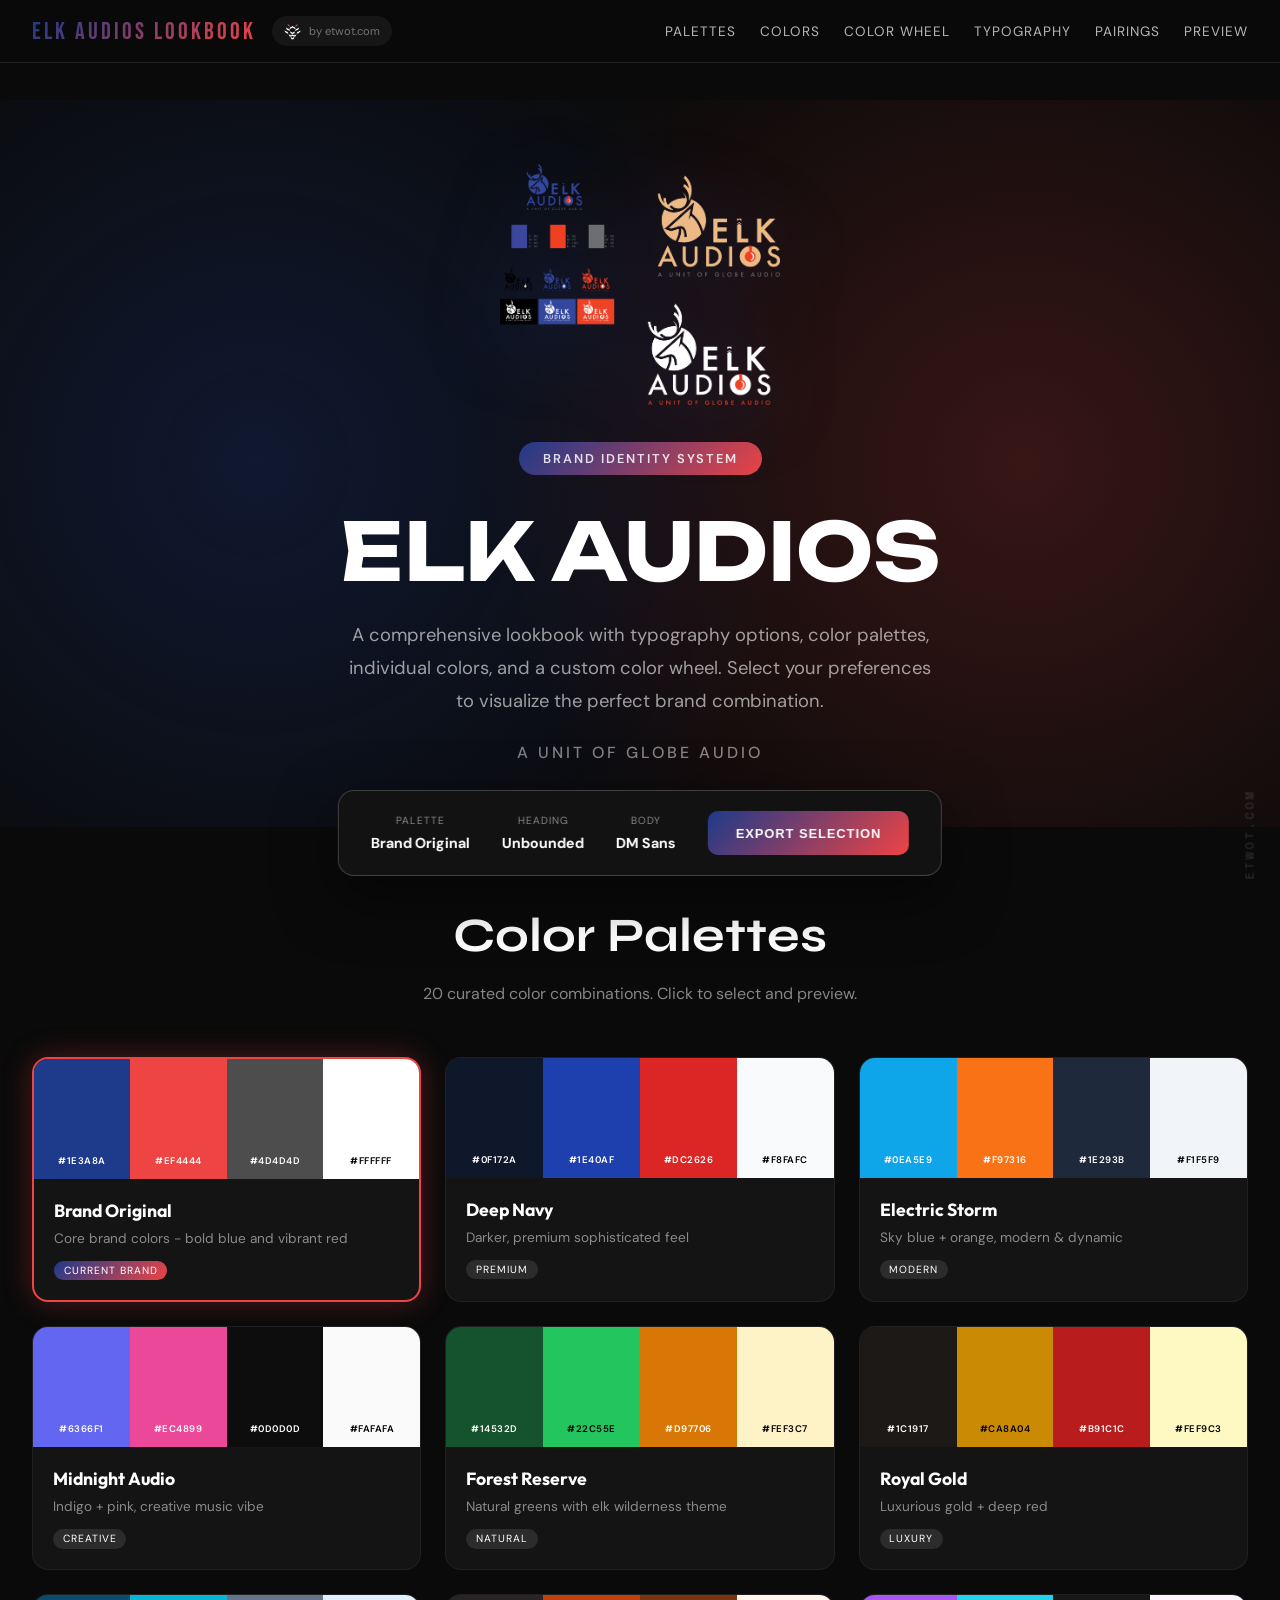
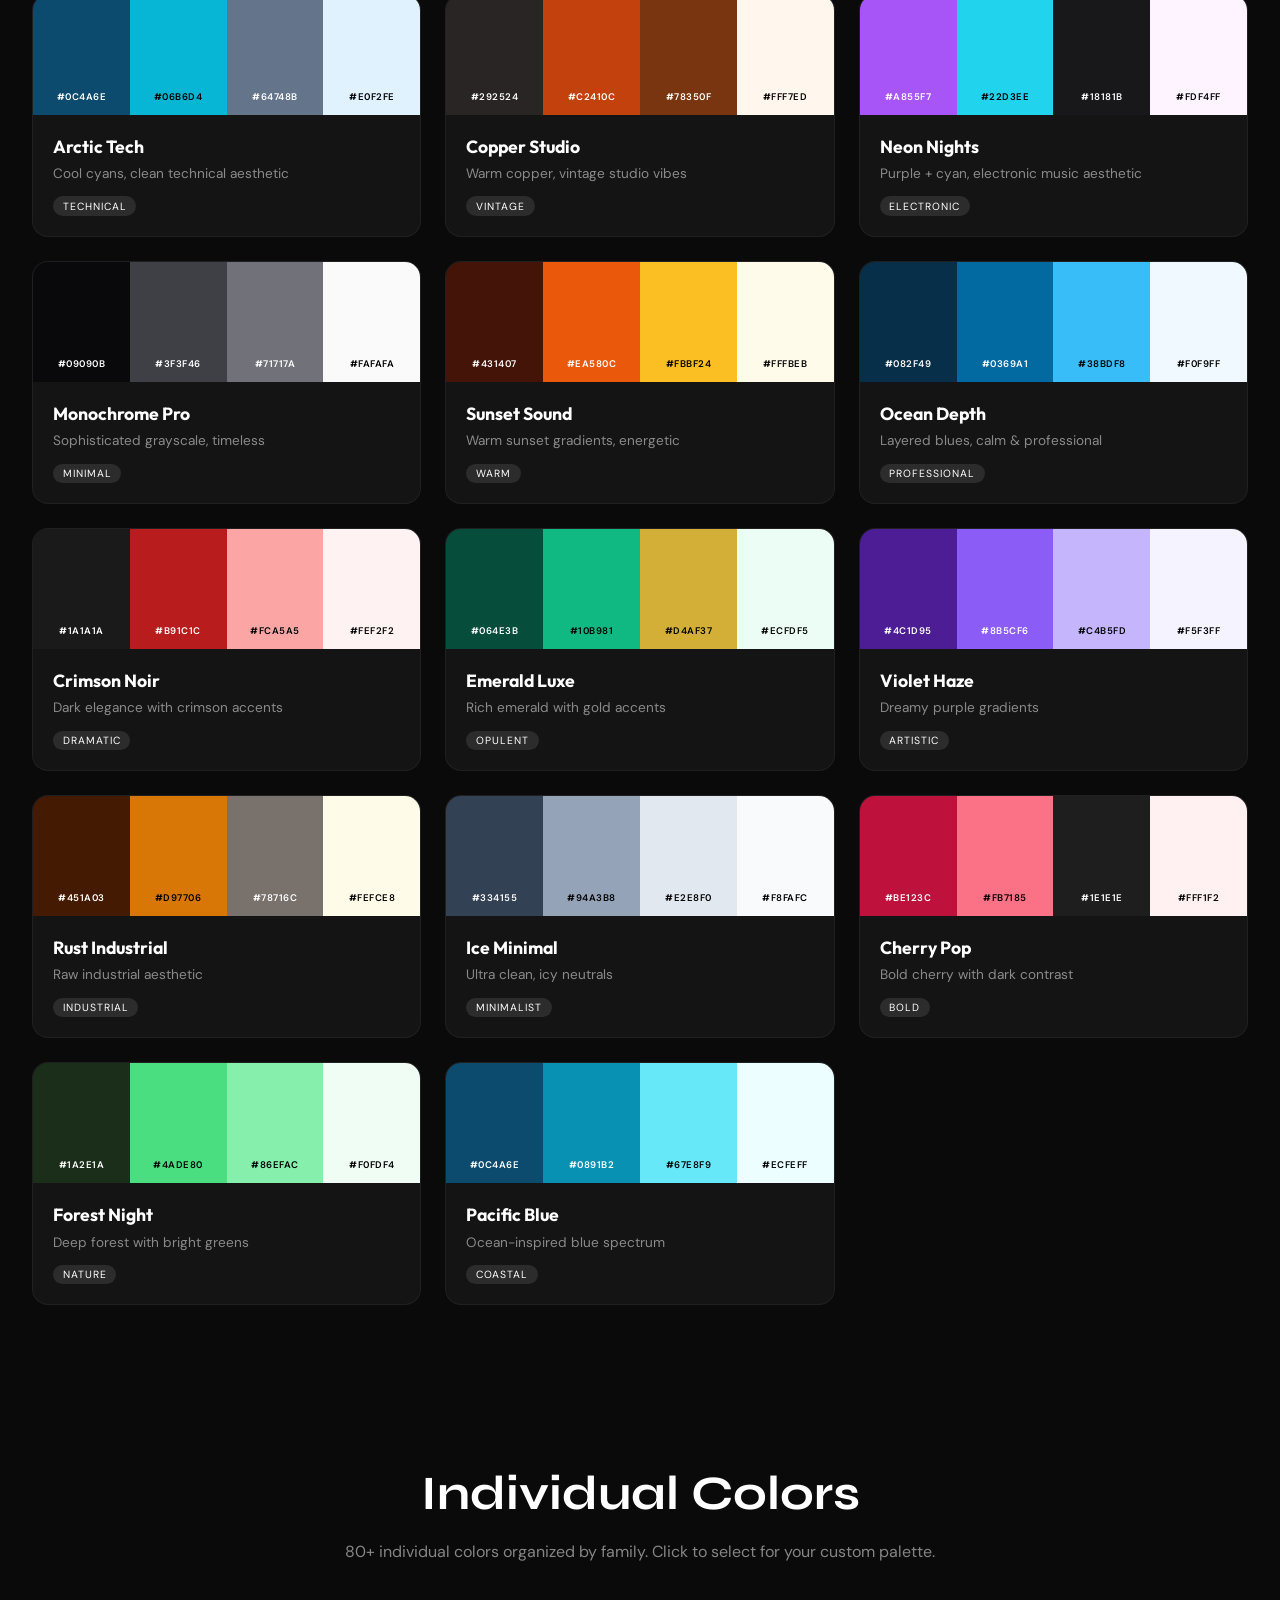
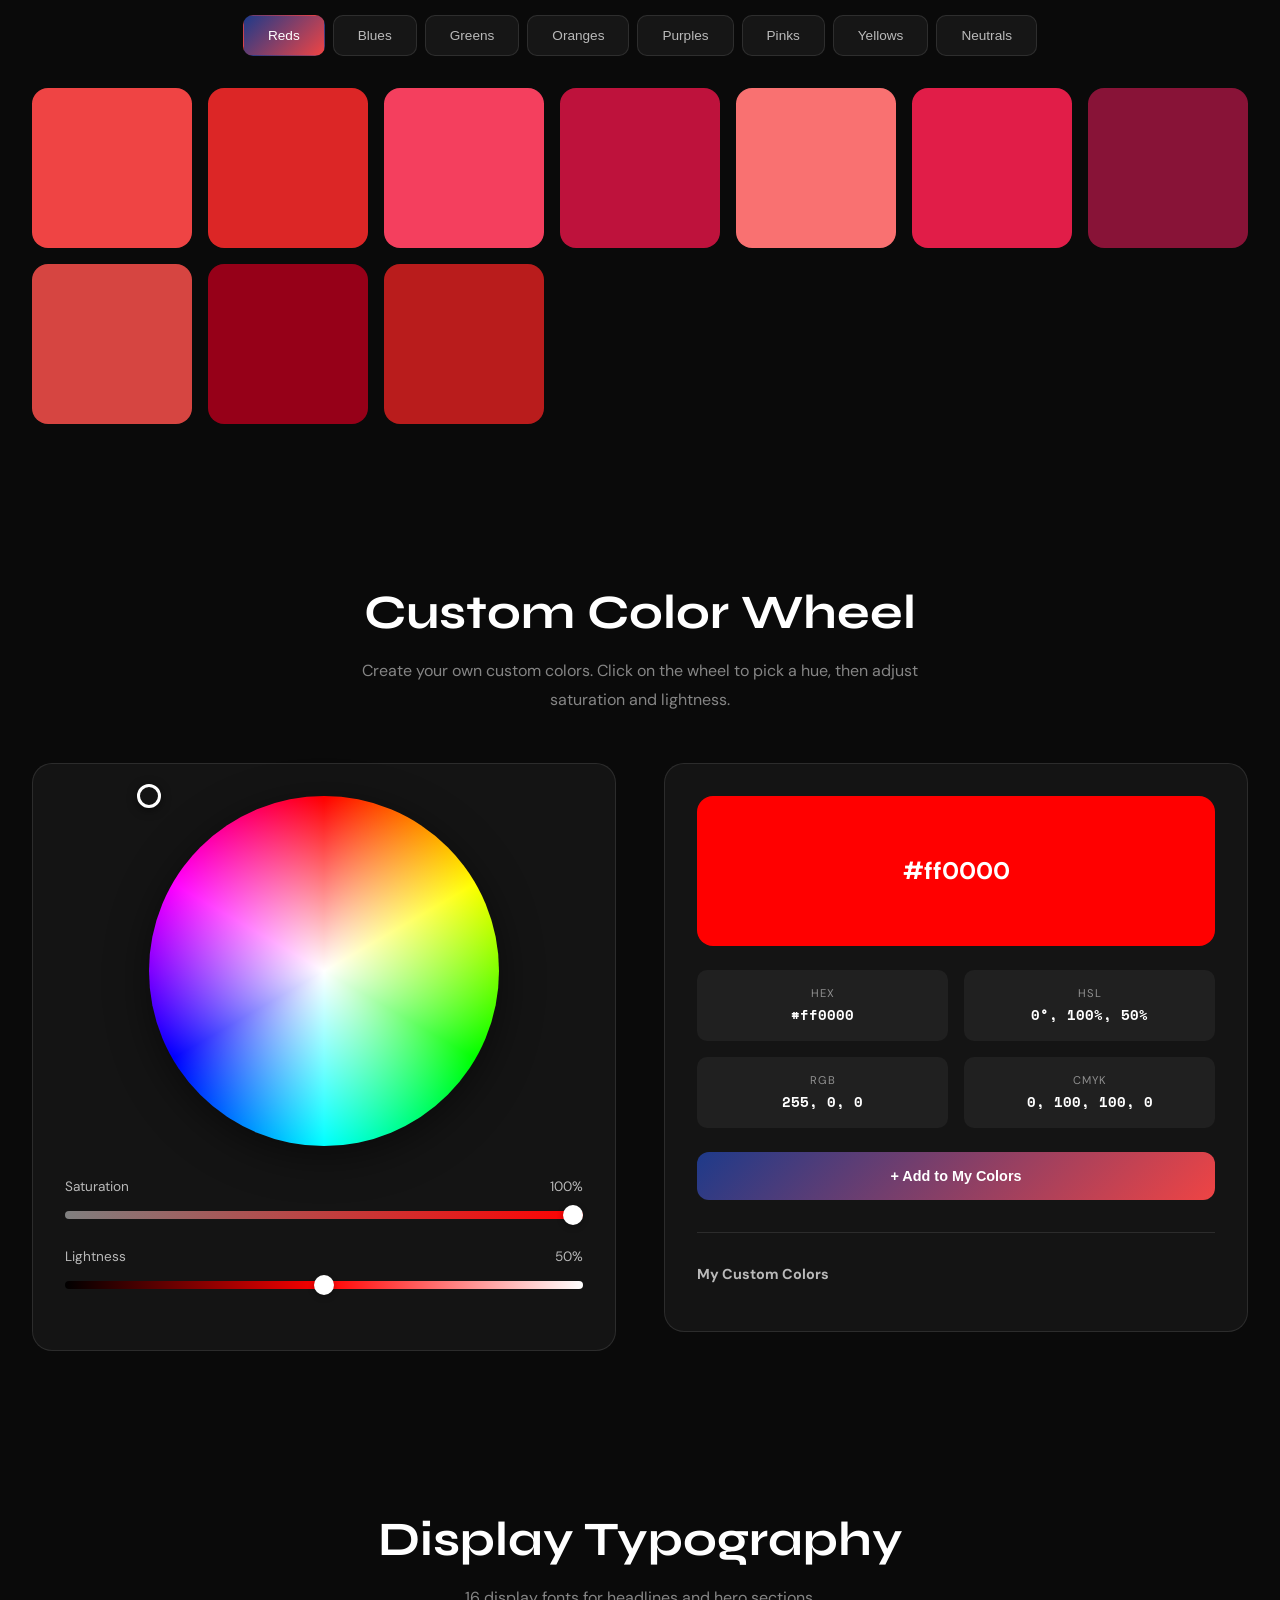
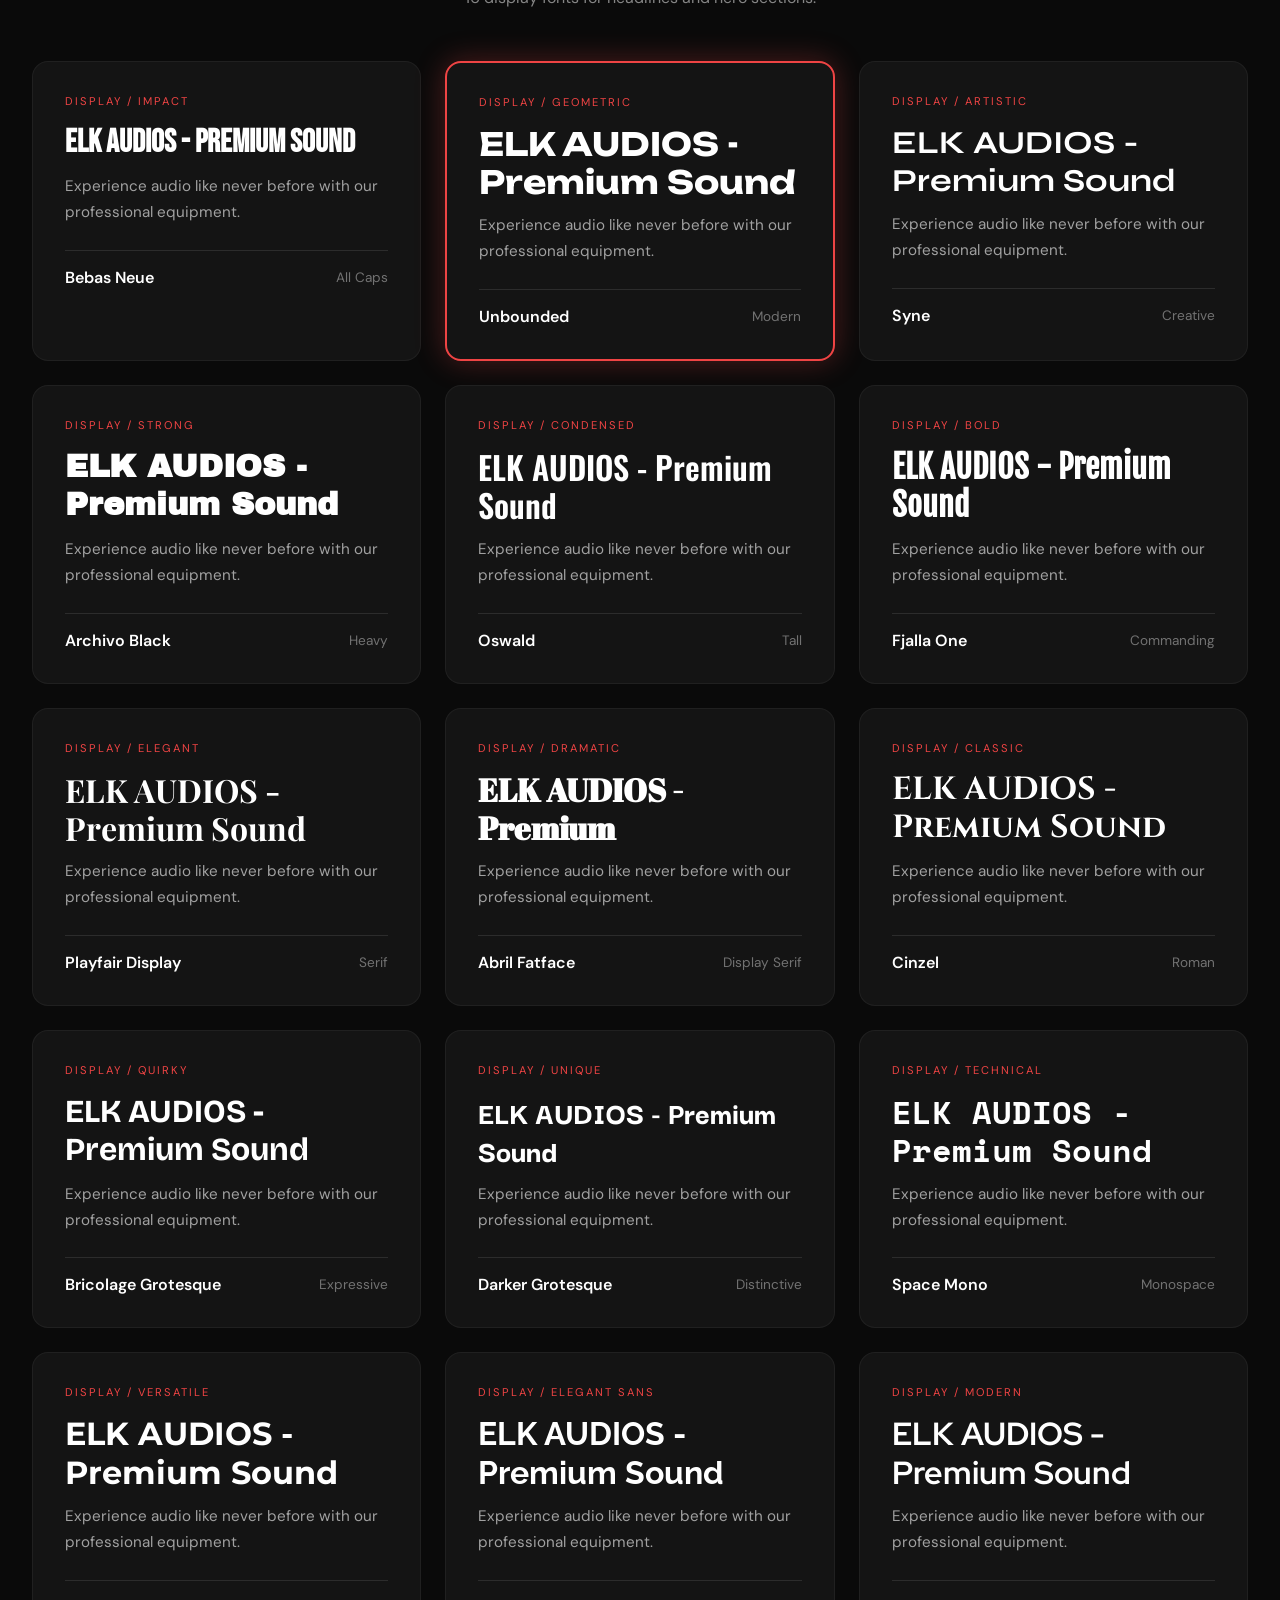
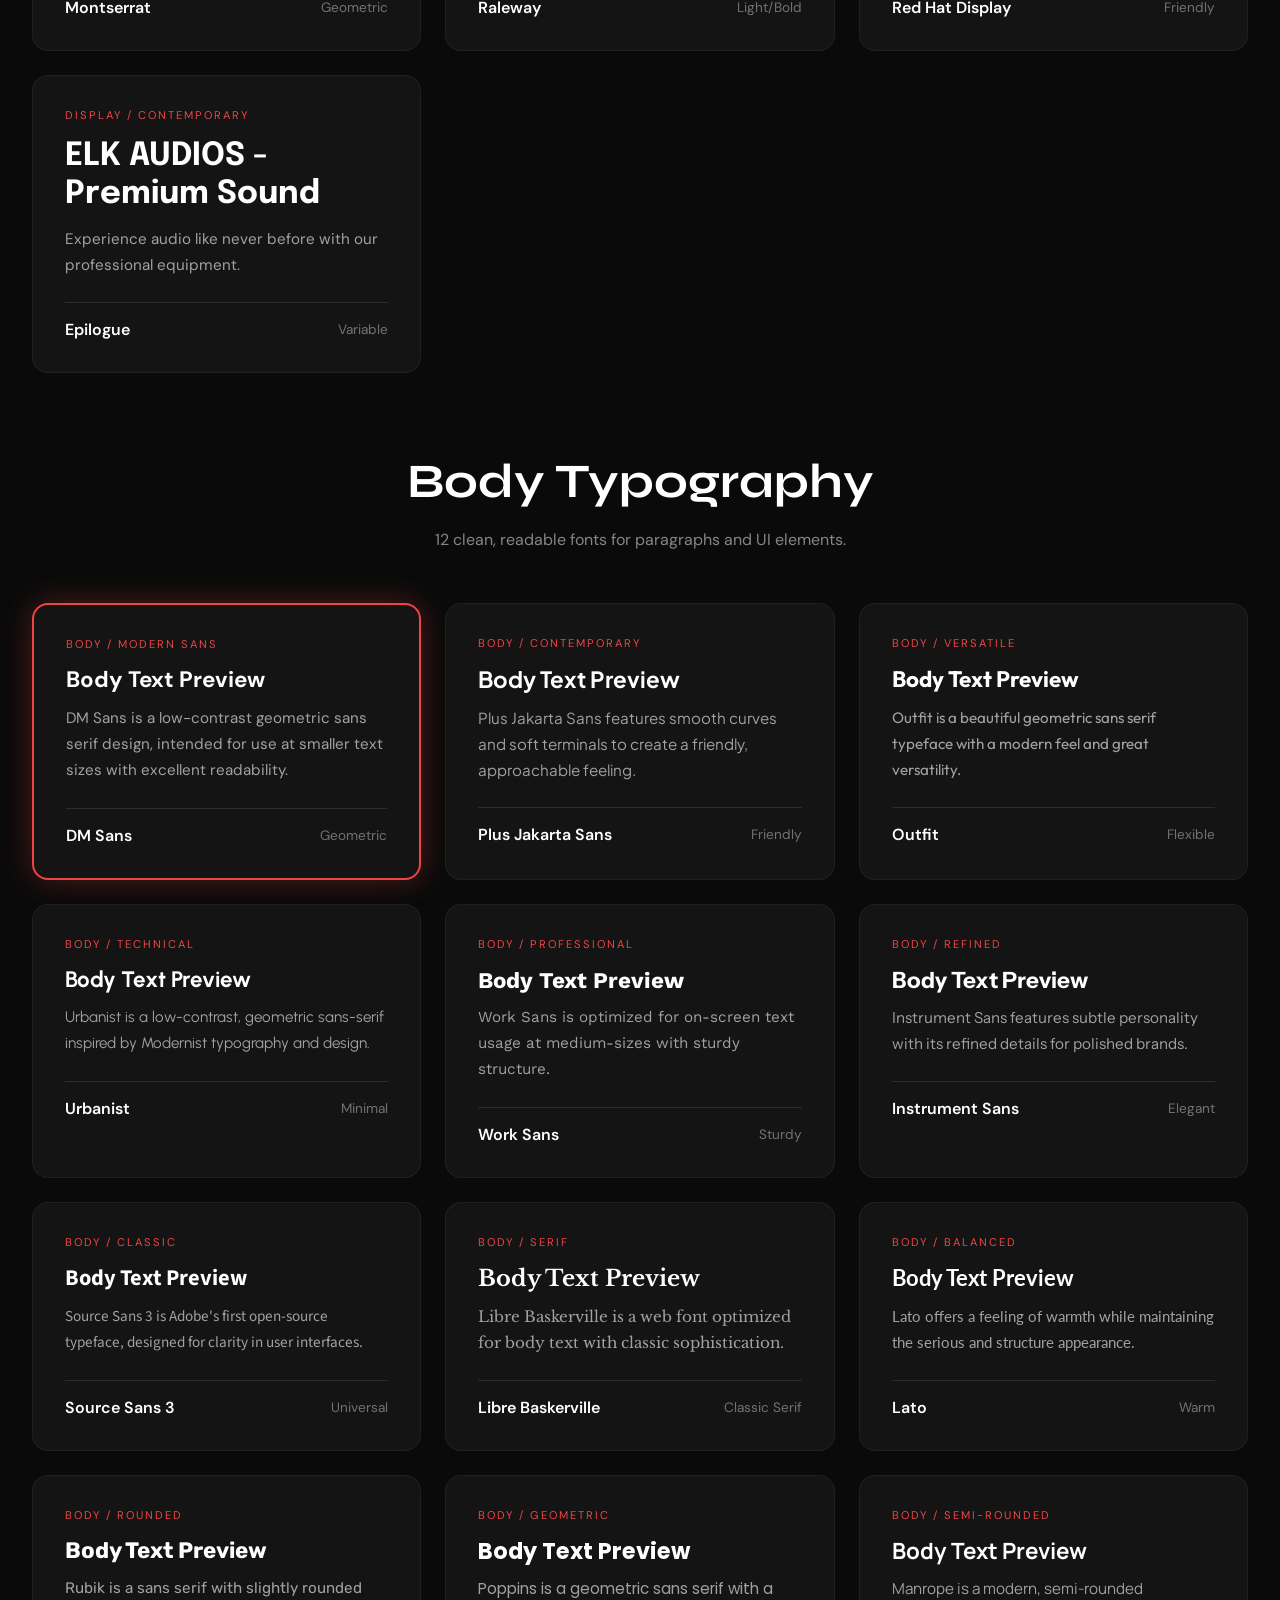
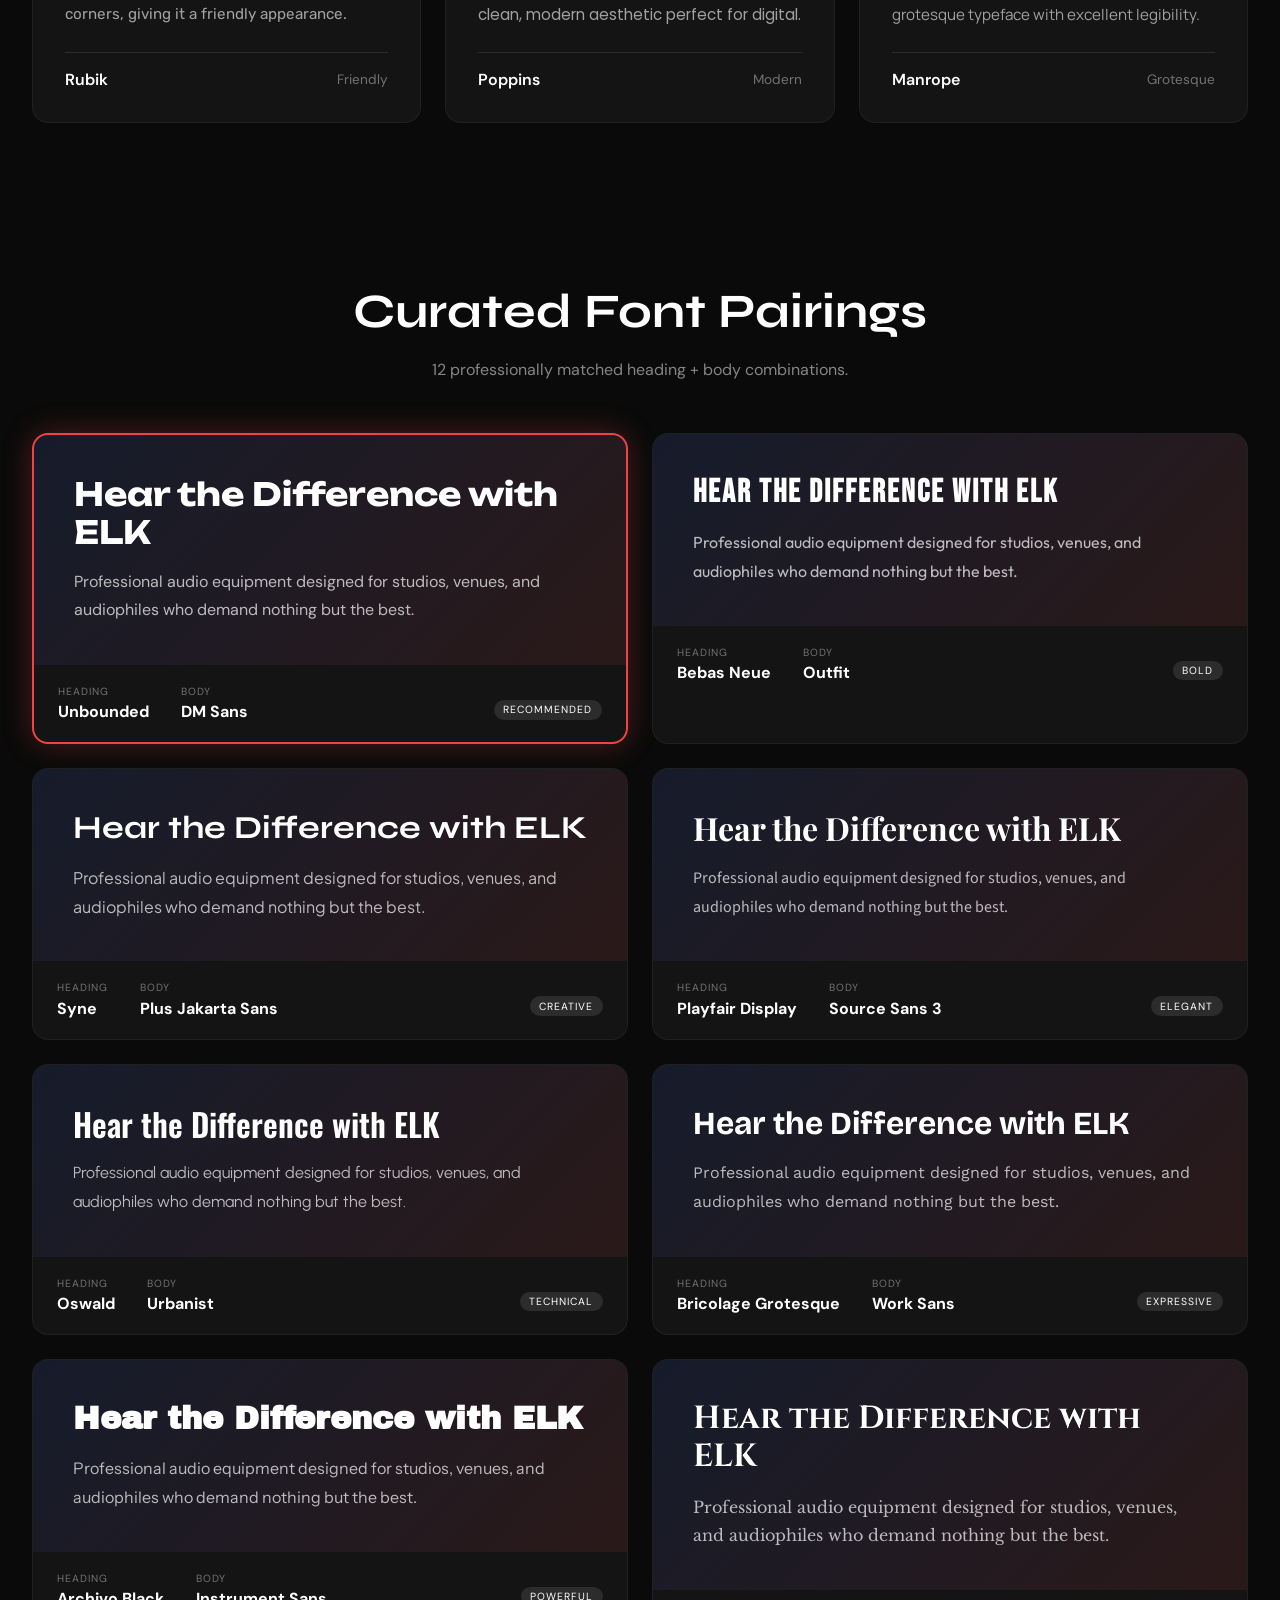
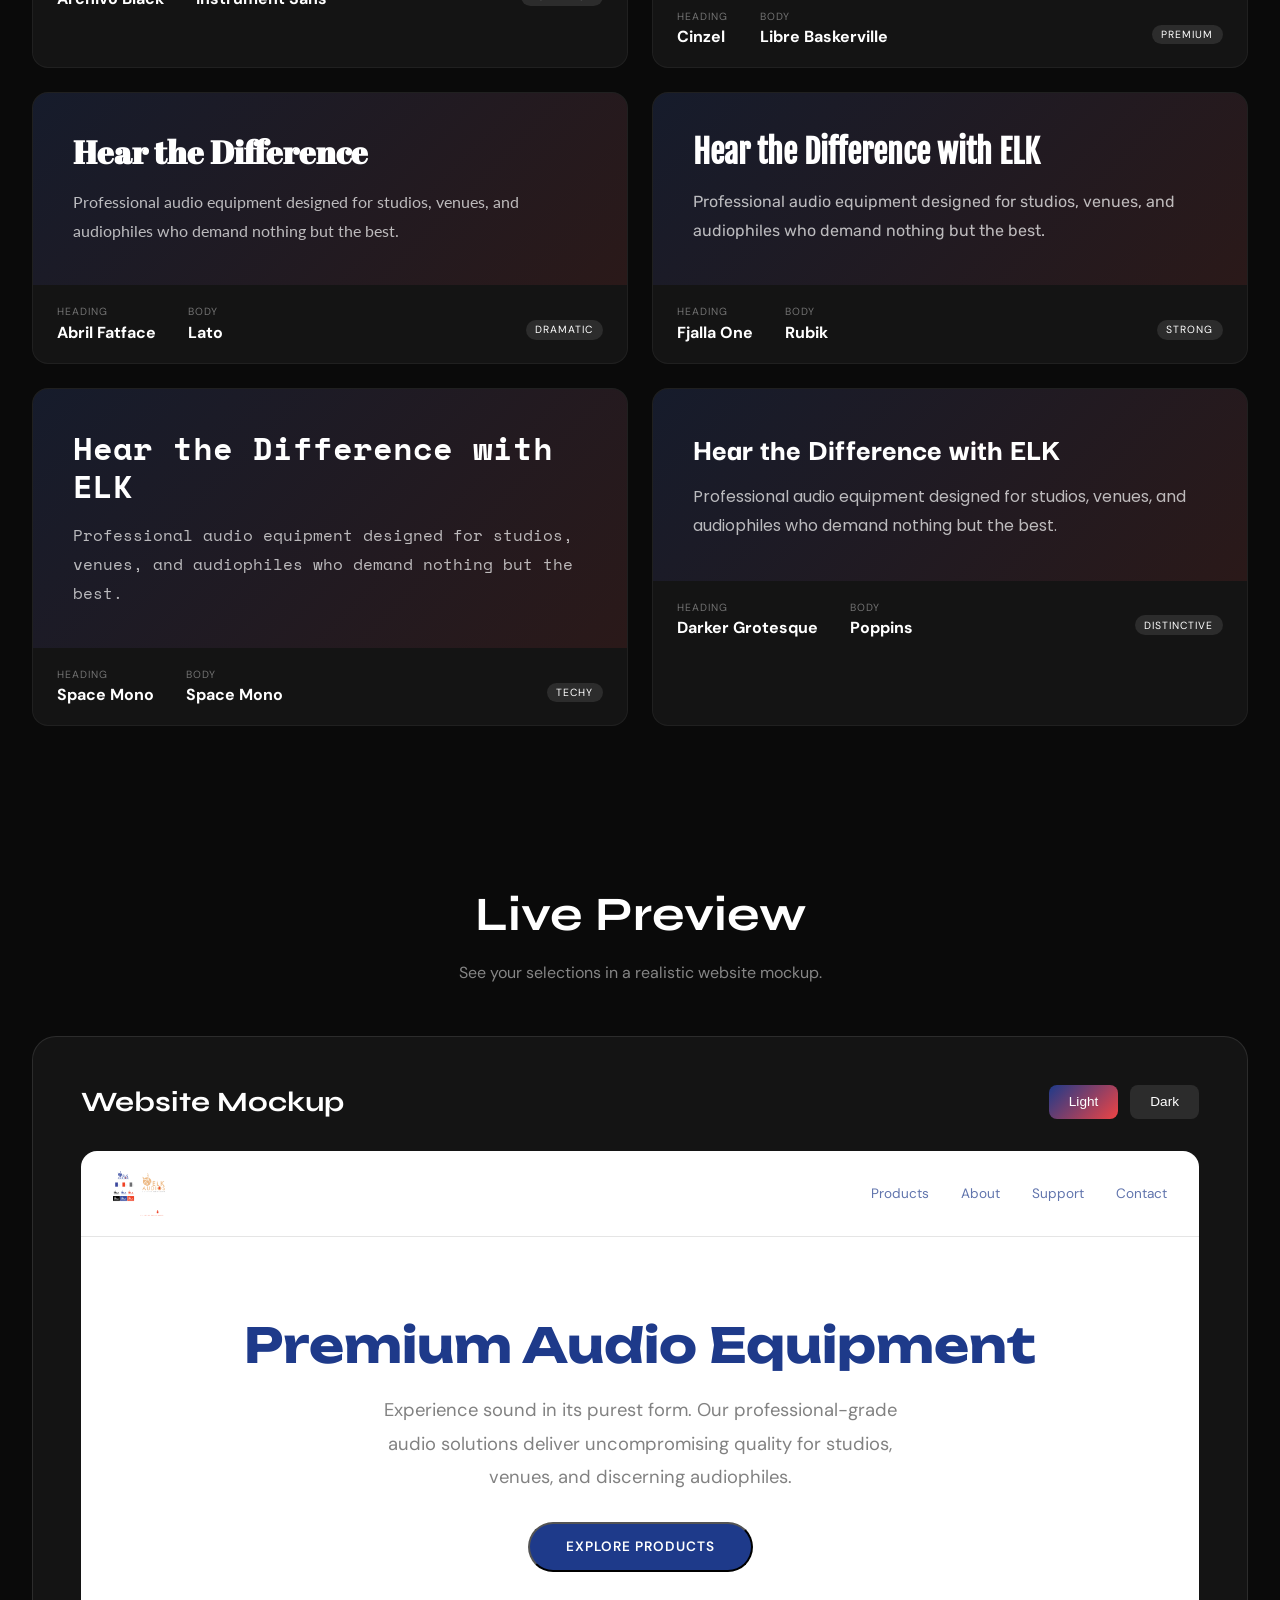
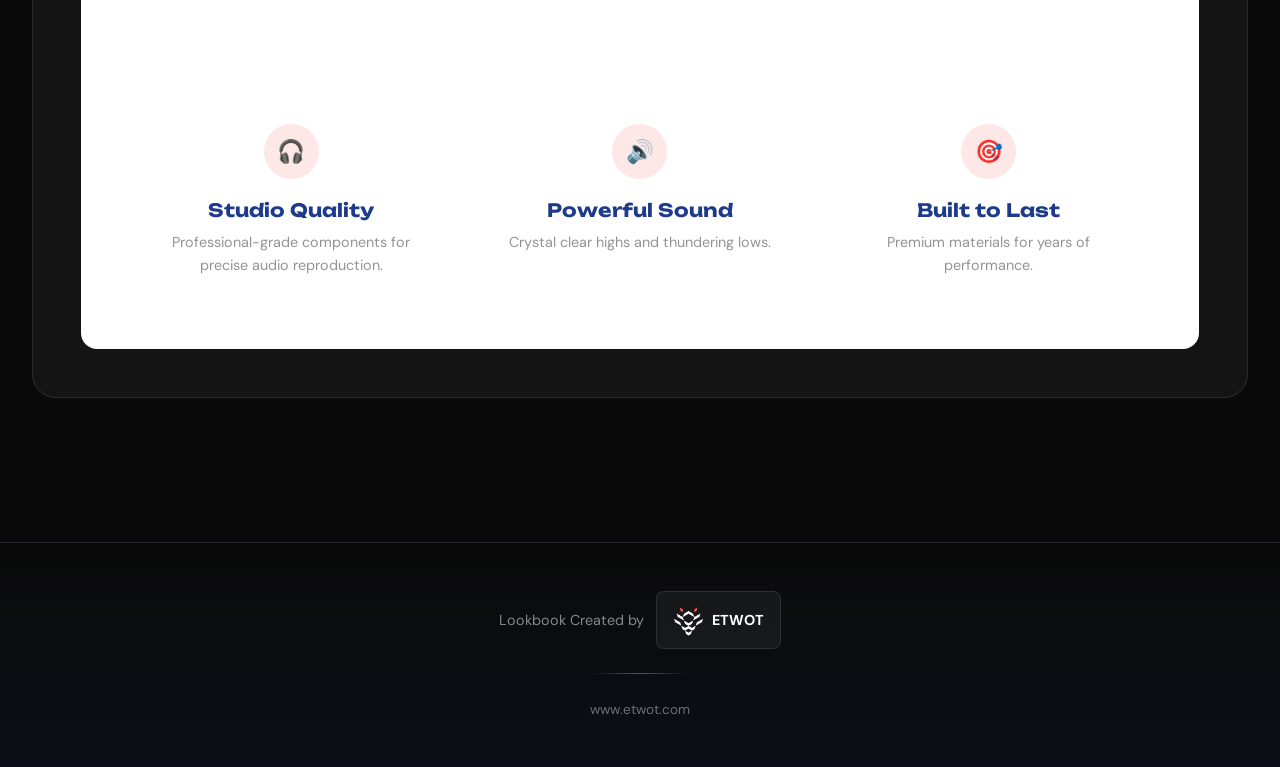
<file: index.html>
<!DOCTYPE html>
<html lang="en">
<head>
    <meta charset="UTF-8">
    <meta name="viewport" content="width=device-width, initial-scale=1.0">
    <title>ELK AUDIOS - Brand Lookbook</title>
    <link rel="preconnect" href="https://fonts.googleapis.com">
    <link rel="preconnect" href="https://fonts.gstatic.com" crossorigin>
    <link href="https://fonts.googleapis.com/css2?family=Abril+Fatface&family=Archivo+Black&family=Bebas+Neue&family=Cinzel:wght@400;700&family=DM+Sans:wght@400;500;700&family=Darker+Grotesque:wght@400;600;800&family=Fjalla+One&family=Josefin+Sans:wght@400;600;700&family=Lato:wght@400;700&family=Libre+Baskerville:wght@400;700&family=Montserrat:wght@400;600;700&family=Oswald:wght@400;600;700&family=Playfair+Display:wght@400;700&family=Poppins:wght@400;600;700&family=Raleway:wght@400;600;700&family=Roboto:wght@400;500;700&family=Rubik:wght@400;600;700&family=Source+Sans+3:wght@400;600;700&family=Space+Mono:wght@400;700&family=Work+Sans:wght@400;600;700&family=Outfit:wght@400;600;700&family=Syne:wght@400;600;700;800&family=Urbanist:wght@400;600;700&family=Plus+Jakarta+Sans:wght@400;600;700&family=Unbounded:wght@400;600;700&family=Bricolage+Grotesque:wght@400;600;700&family=Instrument+Sans:wght@400;600;700&family=Manrope:wght@400;600;700&family=Inter:wght@400;600;700&family=Lexend:wght@400;600;700&family=Readex+Pro:wght@400;600;700&family=Red+Hat+Display:wght@400;600;700&family=Epilogue:wght@400;600;700&family=General+Sans:wght@400;600;700&family=Satoshi:wght@400;700&family=Cabinet+Grotesk:wght@400;700&display=swap" rel="stylesheet">
    <link rel="stylesheet" href="styles.css">
</head>
<body>
    <header>
        <div class="header-content">
            <div class="header-left">
                <div class="logo-title">ELK AUDIOS LOOKBOOK</div>
                <a href="https://www.etwot.com" target="_blank" class="header-etwot">
                    <img src="red_and_black_modern_business_proposal_us_letter_document__1_-removebg-preview-m7Vp1yNaVjsppX9v.avif" alt="ETWOT" class="header-etwot-logo">
                    <span>by etwot.com</span>
                </a>
            </div>
            <nav>
                <a href="#palettes">Palettes</a>
                <a href="#individual-colors">Colors</a>
                <a href="#color-wheel">Color Wheel</a>
                <a href="#typography">Typography</a>
                <a href="#pairings">Pairings</a>
                <a href="#preview">Preview</a>
            </nav>
        </div>
    </header>

    <main>
        <section class="hero">
            <div class="client-logo">
                <img src="FINAL ELK LOGO (1).png" alt="ELK AUDIOS Logo" class="elk-logo">
            </div>
            <span class="badge">Brand Identity System</span>
            <h1>ELK AUDIOS</h1>
            <p>A comprehensive lookbook with typography options, color palettes, individual colors, and a custom color wheel. Select your preferences to visualize the perfect brand combination.</p>
            <div class="tagline">A Unit of Globe Audio</div>
        </section>

        <!-- Color Palettes Section -->
        <section id="palettes">
            <div class="section-header">
                <h2>Color Palettes</h2>
                <p>20 curated color combinations. Click to select and preview.</p>
            </div>

            <div class="palette-grid">
                <!-- Brand Original -->
                <div class="palette-card selected" data-palette="brand-original">
                    <div class="palette-colors">
                        <div style="background: #1e3a8a; color: white;">#1E3A8A</div>
                        <div style="background: #ef4444; color: white;">#EF4444</div>
                        <div style="background: #4d4d4d; color: white;">#4D4D4D</div>
                        <div style="background: #ffffff; color: black;">#FFFFFF</div>
                    </div>
                    <div class="palette-info">
                        <h3>Brand Original</h3>
                        <p>Core brand colors - bold blue and vibrant red</p>
                        <span class="palette-tag brand">Current Brand</span>
                    </div>
                </div>

                <div class="palette-card" data-palette="deep-navy">
                    <div class="palette-colors">
                        <div style="background: #0f172a; color: white;">#0F172A</div>
                        <div style="background: #1e40af; color: white;">#1E40AF</div>
                        <div style="background: #dc2626; color: white;">#DC2626</div>
                        <div style="background: #f8fafc; color: black;">#F8FAFC</div>
                    </div>
                    <div class="palette-info">
                        <h3>Deep Navy</h3>
                        <p>Darker, premium sophisticated feel</p>
                        <span class="palette-tag">Premium</span>
                    </div>
                </div>

                <div class="palette-card" data-palette="electric-storm">
                    <div class="palette-colors">
                        <div style="background: #0ea5e9; color: white;">#0EA5E9</div>
                        <div style="background: #f97316; color: white;">#F97316</div>
                        <div style="background: #1e293b; color: white;">#1E293B</div>
                        <div style="background: #f1f5f9; color: black;">#F1F5F9</div>
                    </div>
                    <div class="palette-info">
                        <h3>Electric Storm</h3>
                        <p>Sky blue + orange, modern & dynamic</p>
                        <span class="palette-tag">Modern</span>
                    </div>
                </div>

                <div class="palette-card" data-palette="midnight-audio">
                    <div class="palette-colors">
                        <div style="background: #6366f1; color: white;">#6366F1</div>
                        <div style="background: #ec4899; color: white;">#EC4899</div>
                        <div style="background: #0d0d0d; color: white;">#0D0D0D</div>
                        <div style="background: #fafafa; color: black;">#FAFAFA</div>
                    </div>
                    <div class="palette-info">
                        <h3>Midnight Audio</h3>
                        <p>Indigo + pink, creative music vibe</p>
                        <span class="palette-tag">Creative</span>
                    </div>
                </div>

                <div class="palette-card" data-palette="forest-reserve">
                    <div class="palette-colors">
                        <div style="background: #14532d; color: white;">#14532D</div>
                        <div style="background: #22c55e; color: black;">#22C55E</div>
                        <div style="background: #d97706; color: white;">#D97706</div>
                        <div style="background: #fef3c7; color: black;">#FEF3C7</div>
                    </div>
                    <div class="palette-info">
                        <h3>Forest Reserve</h3>
                        <p>Natural greens with elk wilderness theme</p>
                        <span class="palette-tag">Natural</span>
                    </div>
                </div>

                <div class="palette-card" data-palette="royal-gold">
                    <div class="palette-colors">
                        <div style="background: #1c1917; color: white;">#1C1917</div>
                        <div style="background: #ca8a04; color: black;">#CA8A04</div>
                        <div style="background: #b91c1c; color: white;">#B91C1C</div>
                        <div style="background: #fef9c3; color: black;">#FEF9C3</div>
                    </div>
                    <div class="palette-info">
                        <h3>Royal Gold</h3>
                        <p>Luxurious gold + deep red</p>
                        <span class="palette-tag">Luxury</span>
                    </div>
                </div>

                <div class="palette-card" data-palette="arctic-tech">
                    <div class="palette-colors">
                        <div style="background: #0c4a6e; color: white;">#0C4A6E</div>
                        <div style="background: #06b6d4; color: black;">#06B6D4</div>
                        <div style="background: #64748b; color: white;">#64748B</div>
                        <div style="background: #e0f2fe; color: black;">#E0F2FE</div>
                    </div>
                    <div class="palette-info">
                        <h3>Arctic Tech</h3>
                        <p>Cool cyans, clean technical aesthetic</p>
                        <span class="palette-tag">Technical</span>
                    </div>
                </div>

                <div class="palette-card" data-palette="copper-studio">
                    <div class="palette-colors">
                        <div style="background: #292524; color: white;">#292524</div>
                        <div style="background: #c2410c; color: white;">#C2410C</div>
                        <div style="background: #78350f; color: white;">#78350F</div>
                        <div style="background: #fff7ed; color: black;">#FFF7ED</div>
                    </div>
                    <div class="palette-info">
                        <h3>Copper Studio</h3>
                        <p>Warm copper, vintage studio vibes</p>
                        <span class="palette-tag">Vintage</span>
                    </div>
                </div>

                <div class="palette-card" data-palette="neon-nights">
                    <div class="palette-colors">
                        <div style="background: #a855f7; color: white;">#A855F7</div>
                        <div style="background: #22d3ee; color: black;">#22D3EE</div>
                        <div style="background: #18181b; color: white;">#18181B</div>
                        <div style="background: #fdf4ff; color: black;">#FDF4FF</div>
                    </div>
                    <div class="palette-info">
                        <h3>Neon Nights</h3>
                        <p>Purple + cyan, electronic music aesthetic</p>
                        <span class="palette-tag">Electronic</span>
                    </div>
                </div>

                <div class="palette-card" data-palette="monochrome-pro">
                    <div class="palette-colors">
                        <div style="background: #09090b; color: white;">#09090B</div>
                        <div style="background: #3f3f46; color: white;">#3F3F46</div>
                        <div style="background: #71717a; color: white;">#71717A</div>
                        <div style="background: #fafafa; color: black;">#FAFAFA</div>
                    </div>
                    <div class="palette-info">
                        <h3>Monochrome Pro</h3>
                        <p>Sophisticated grayscale, timeless</p>
                        <span class="palette-tag">Minimal</span>
                    </div>
                </div>

                <div class="palette-card" data-palette="sunset-sound">
                    <div class="palette-colors">
                        <div style="background: #431407; color: white;">#431407</div>
                        <div style="background: #ea580c; color: white;">#EA580C</div>
                        <div style="background: #fbbf24; color: black;">#FBBF24</div>
                        <div style="background: #fffbeb; color: black;">#FFFBEB</div>
                    </div>
                    <div class="palette-info">
                        <h3>Sunset Sound</h3>
                        <p>Warm sunset gradients, energetic</p>
                        <span class="palette-tag">Warm</span>
                    </div>
                </div>

                <div class="palette-card" data-palette="ocean-depth">
                    <div class="palette-colors">
                        <div style="background: #082f49; color: white;">#082F49</div>
                        <div style="background: #0369a1; color: white;">#0369A1</div>
                        <div style="background: #38bdf8; color: black;">#38BDF8</div>
                        <div style="background: #f0f9ff; color: black;">#F0F9FF</div>
                    </div>
                    <div class="palette-info">
                        <h3>Ocean Depth</h3>
                        <p>Layered blues, calm & professional</p>
                        <span class="palette-tag">Professional</span>
                    </div>
                </div>

                <div class="palette-card" data-palette="crimson-noir">
                    <div class="palette-colors">
                        <div style="background: #1a1a1a; color: white;">#1A1A1A</div>
                        <div style="background: #b91c1c; color: white;">#B91C1C</div>
                        <div style="background: #fca5a5; color: black;">#FCA5A5</div>
                        <div style="background: #fef2f2; color: black;">#FEF2F2</div>
                    </div>
                    <div class="palette-info">
                        <h3>Crimson Noir</h3>
                        <p>Dark elegance with crimson accents</p>
                        <span class="palette-tag">Dramatic</span>
                    </div>
                </div>

                <div class="palette-card" data-palette="emerald-luxe">
                    <div class="palette-colors">
                        <div style="background: #064e3b; color: white;">#064E3B</div>
                        <div style="background: #10b981; color: black;">#10B981</div>
                        <div style="background: #d4af37; color: black;">#D4AF37</div>
                        <div style="background: #ecfdf5; color: black;">#ECFDF5</div>
                    </div>
                    <div class="palette-info">
                        <h3>Emerald Luxe</h3>
                        <p>Rich emerald with gold accents</p>
                        <span class="palette-tag">Opulent</span>
                    </div>
                </div>

                <div class="palette-card" data-palette="violet-haze">
                    <div class="palette-colors">
                        <div style="background: #4c1d95; color: white;">#4C1D95</div>
                        <div style="background: #8b5cf6; color: white;">#8B5CF6</div>
                        <div style="background: #c4b5fd; color: black;">#C4B5FD</div>
                        <div style="background: #f5f3ff; color: black;">#F5F3FF</div>
                    </div>
                    <div class="palette-info">
                        <h3>Violet Haze</h3>
                        <p>Dreamy purple gradients</p>
                        <span class="palette-tag">Artistic</span>
                    </div>
                </div>

                <div class="palette-card" data-palette="rust-industrial">
                    <div class="palette-colors">
                        <div style="background: #451a03; color: white;">#451A03</div>
                        <div style="background: #d97706; color: black;">#D97706</div>
                        <div style="background: #78716c; color: white;">#78716C</div>
                        <div style="background: #fefce8; color: black;">#FEFCE8</div>
                    </div>
                    <div class="palette-info">
                        <h3>Rust Industrial</h3>
                        <p>Raw industrial aesthetic</p>
                        <span class="palette-tag">Industrial</span>
                    </div>
                </div>

                <div class="palette-card" data-palette="ice-minimal">
                    <div class="palette-colors">
                        <div style="background: #334155; color: white;">#334155</div>
                        <div style="background: #94a3b8; color: black;">#94A3B8</div>
                        <div style="background: #e2e8f0; color: black;">#E2E8F0</div>
                        <div style="background: #f8fafc; color: black;">#F8FAFC</div>
                    </div>
                    <div class="palette-info">
                        <h3>Ice Minimal</h3>
                        <p>Ultra clean, icy neutrals</p>
                        <span class="palette-tag">Minimalist</span>
                    </div>
                </div>

                <div class="palette-card" data-palette="cherry-pop">
                    <div class="palette-colors">
                        <div style="background: #be123c; color: white;">#BE123C</div>
                        <div style="background: #fb7185; color: black;">#FB7185</div>
                        <div style="background: #1e1e1e; color: white;">#1E1E1E</div>
                        <div style="background: #fff1f2; color: black;">#FFF1F2</div>
                    </div>
                    <div class="palette-info">
                        <h3>Cherry Pop</h3>
                        <p>Bold cherry with dark contrast</p>
                        <span class="palette-tag">Bold</span>
                    </div>
                </div>

                <div class="palette-card" data-palette="forest-night">
                    <div class="palette-colors">
                        <div style="background: #1a2e1a; color: white;">#1A2E1A</div>
                        <div style="background: #4ade80; color: black;">#4ADE80</div>
                        <div style="background: #86efac; color: black;">#86EFAC</div>
                        <div style="background: #f0fdf4; color: black;">#F0FDF4</div>
                    </div>
                    <div class="palette-info">
                        <h3>Forest Night</h3>
                        <p>Deep forest with bright greens</p>
                        <span class="palette-tag">Nature</span>
                    </div>
                </div>

                <div class="palette-card" data-palette="pacific-blue">
                    <div class="palette-colors">
                        <div style="background: #0c4a6e; color: white;">#0C4A6E</div>
                        <div style="background: #0891b2; color: white;">#0891B2</div>
                        <div style="background: #67e8f9; color: black;">#67E8F9</div>
                        <div style="background: #ecfeff; color: black;">#ECFEFF</div>
                    </div>
                    <div class="palette-info">
                        <h3>Pacific Blue</h3>
                        <p>Ocean-inspired blue spectrum</p>
                        <span class="palette-tag">Coastal</span>
                    </div>
                </div>
            </div>
        </section>

        <!-- Individual Colors Section -->
        <section id="individual-colors">
            <div class="section-header">
                <h2>Individual Colors</h2>
                <p>80+ individual colors organized by family. Click to select for your custom palette.</p>
            </div>

            <div class="tabs">
                <button class="tab-btn active" data-tab="reds">Reds</button>
                <button class="tab-btn" data-tab="blues">Blues</button>
                <button class="tab-btn" data-tab="greens">Greens</button>
                <button class="tab-btn" data-tab="oranges">Oranges</button>
                <button class="tab-btn" data-tab="purples">Purples</button>
                <button class="tab-btn" data-tab="pinks">Pinks</button>
                <button class="tab-btn" data-tab="yellows">Yellows</button>
                <button class="tab-btn" data-tab="neutrals">Neutrals</button>
            </div>

            <!-- Reds -->
            <div class="tab-content" data-tab="reds" style="display: block;">
                <div class="colors-grid">
                    <div class="color-swatch" style="background: #ef4444;" data-hex="#ef4444" data-name="Scarlet"><span class="hex">#EF4444</span></div>
                    <div class="color-swatch" style="background: #dc2626;" data-hex="#dc2626" data-name="Crimson"><span class="hex">#DC2626</span></div>
                    <div class="color-swatch" style="background: #f43f5e;" data-hex="#f43f5e" data-name="Rose"><span class="hex">#F43F5E</span></div>
                    <div class="color-swatch" style="background: #be123c;" data-hex="#be123c" data-name="Ruby"><span class="hex">#BE123C</span></div>
                    <div class="color-swatch" style="background: #f97171;" data-hex="#f97171" data-name="Coral"><span class="hex">#F97171</span></div>
                    <div class="color-swatch" style="background: #e11d48;" data-hex="#e11d48" data-name="Cherry"><span class="hex">#E11D48</span></div>
                    <div class="color-swatch" style="background: #881337;" data-hex="#881337" data-name="Burgundy"><span class="hex">#881337</span></div>
                    <div class="color-swatch" style="background: #d64541;" data-hex="#d64541" data-name="Vermillion"><span class="hex">#D64541</span></div>
                    <div class="color-swatch" style="background: #960018;" data-hex="#960018" data-name="Carmine"><span class="hex">#960018</span></div>
                    <div class="color-swatch" style="background: #b91c1c;" data-hex="#b91c1c" data-name="Brick"><span class="hex">#B91C1C</span></div>
                </div>
            </div>

            <!-- Blues -->
            <div class="tab-content" data-tab="blues" style="display: none;">
                <div class="colors-grid">
                    <div class="color-swatch" style="background: #1e3a8a;" data-hex="#1e3a8a" data-name="Royal Blue"><span class="hex">#1E3A8A</span></div>
                    <div class="color-swatch" style="background: #1e40af;" data-hex="#1e40af" data-name="Navy"><span class="hex">#1E40AF</span></div>
                    <div class="color-swatch" style="background: #0ea5e9;" data-hex="#0ea5e9" data-name="Sky"><span class="hex">#0EA5E9</span></div>
                    <div class="color-swatch" style="background: #2563eb;" data-hex="#2563eb" data-name="Cobalt"><span class="hex">#2563EB</span></div>
                    <div class="color-swatch" style="background: #1d4ed8;" data-hex="#1d4ed8" data-name="Sapphire"><span class="hex">#1D4ED8</span></div>
                    <div class="color-swatch" style="background: #0369a1;" data-hex="#0369a1" data-name="Ocean"><span class="hex">#0369A1</span></div>
                    <div class="color-swatch" style="background: #0284c7;" data-hex="#0284c7" data-name="Azure"><span class="hex">#0284C7</span></div>
                    <div class="color-swatch" style="background: #0d9488;" data-hex="#0d9488" data-name="Teal"><span class="hex">#0D9488</span></div>
                    <div class="color-swatch" style="background: #06b6d4;" data-hex="#06b6d4" data-name="Cyan"><span class="hex">#06B6D4</span></div>
                    <div class="color-swatch" style="background: #4f46e5;" data-hex="#4f46e5" data-name="Indigo"><span class="hex">#4F46E5</span></div>
                </div>
            </div>

            <!-- Greens -->
            <div class="tab-content" data-tab="greens" style="display: none;">
                <div class="colors-grid">
                    <div class="color-swatch" style="background: #10b981;" data-hex="#10b981" data-name="Emerald"><span class="hex">#10B981</span></div>
                    <div class="color-swatch" style="background: #14532d;" data-hex="#14532d" data-name="Forest"><span class="hex">#14532D</span></div>
                    <div class="color-swatch" style="background: #84cc16;" data-hex="#84cc16" data-name="Lime"><span class="hex">#84CC16</span></div>
                    <div class="color-swatch" style="background: #34d399;" data-hex="#34d399" data-name="Mint"><span class="hex">#34D399</span></div>
                    <div class="color-swatch" style="background: #6b8e6b;" data-hex="#6b8e6b" data-name="Sage"><span class="hex">#6B8E6B</span></div>
                    <div class="color-swatch" style="background: #6b7f3c;" data-hex="#6b7f3c" data-name="Olive"><span class="hex">#6B7F3C</span></div>
                    <div class="color-swatch" style="background: #00a86b;" data-hex="#00a86b" data-name="Jade"><span class="hex">#00A86B</span></div>
                    <div class="color-swatch" style="background: #1d4a32;" data-hex="#1d4a32" data-name="Pine"><span class="hex">#1D4A32</span></div>
                    <div class="color-swatch" style="background: #71d6b7;" data-hex="#71d6b7" data-name="Seafoam"><span class="hex">#71D6B7</span></div>
                    <div class="color-swatch" style="background: #3f5c3c;" data-hex="#3f5c3c" data-name="Hunter"><span class="hex">#3F5C3C</span></div>
                </div>
            </div>

            <!-- Oranges -->
            <div class="tab-content" data-tab="oranges" style="display: none;">
                <div class="colors-grid">
                    <div class="color-swatch" style="background: #f97316;" data-hex="#f97316" data-name="Tangerine"><span class="hex">#F97316</span></div>
                    <div class="color-swatch" style="background: #f59e0b;" data-hex="#f59e0b" data-name="Amber"><span class="hex">#F59E0B</span></div>
                    <div class="color-swatch" style="background: #ea580c;" data-hex="#ea580c" data-name="Burnt"><span class="hex">#EA580C</span></div>
                    <div class="color-swatch" style="background: #c2410c;" data-hex="#c2410c" data-name="Copper"><span class="hex">#C2410C</span></div>
                    <div class="color-swatch" style="background: #fb923c;" data-hex="#fb923c" data-name="Peach"><span class="hex">#FB923C</span></div>
                    <div class="color-swatch" style="background: #fdba74;" data-hex="#fdba74" data-name="Apricot"><span class="hex">#FDBA74</span></div>
                    <div class="color-swatch" style="background: #9a3412;" data-hex="#9a3412" data-name="Rust"><span class="hex">#9A3412</span></div>
                    <div class="color-swatch" style="background: #cd7f32;" data-hex="#cd7f32" data-name="Bronze"><span class="hex">#CD7F32</span></div>
                    <div class="color-swatch" style="background: #fbbf24;" data-hex="#fbbf24" data-name="Marigold"><span class="hex">#FBBF24</span></div>
                    <div class="color-swatch" style="background: #ff7518;" data-hex="#ff7518" data-name="Pumpkin"><span class="hex">#FF7518</span></div>
                </div>
            </div>

            <!-- Purples -->
            <div class="tab-content" data-tab="purples" style="display: none;">
                <div class="colors-grid">
                    <div class="color-swatch" style="background: #8b5cf6;" data-hex="#8b5cf6" data-name="Violet"><span class="hex">#8B5CF6</span></div>
                    <div class="color-swatch" style="background: #a855f7;" data-hex="#a855f7" data-name="Purple"><span class="hex">#A855F7</span></div>
                    <div class="color-swatch" style="background: #9333ea;" data-hex="#9333ea" data-name="Plum"><span class="hex">#9333EA</span></div>
                    <div class="color-swatch" style="background: #c4b5fd;" data-hex="#c4b5fd" data-name="Lavender"><span class="hex">#C4B5FD</span></div>
                    <div class="color-swatch" style="background: #d946ef;" data-hex="#d946ef" data-name="Orchid"><span class="hex">#D946EF</span></div>
                    <div class="color-swatch" style="background: #7c3aed;" data-hex="#7c3aed" data-name="Grape"><span class="hex">#7C3AED</span></div>
                    <div class="color-swatch" style="background: #9966cc;" data-hex="#9966cc" data-name="Amethyst"><span class="hex">#9966CC</span></div>
                    <div class="color-swatch" style="background: #c084fc;" data-hex="#c084fc" data-name="Mauve"><span class="hex">#C084FC</span></div>
                    <div class="color-swatch" style="background: #6366f1;" data-hex="#6366f1" data-name="Indigo"><span class="hex">#6366F1</span></div>
                    <div class="color-swatch" style="background: #c54b8c;" data-hex="#c54b8c" data-name="Mulberry"><span class="hex">#C54B8C</span></div>
                </div>
            </div>

            <!-- Pinks -->
            <div class="tab-content" data-tab="pinks" style="display: none;">
                <div class="colors-grid">
                    <div class="color-swatch" style="background: #ec4899;" data-hex="#ec4899" data-name="Hot Pink"><span class="hex">#EC4899</span></div>
                    <div class="color-swatch" style="background: #fda4af;" data-hex="#fda4af" data-name="Blush"><span class="hex">#FDA4AF</span></div>
                    <div class="color-swatch" style="background: #fb7185;" data-hex="#fb7185" data-name="Rose"><span class="hex">#FB7185</span></div>
                    <div class="color-swatch" style="background: #db2777;" data-hex="#db2777" data-name="Magenta"><span class="hex">#DB2777</span></div>
                    <div class="color-swatch" style="background: #fca5a5;" data-hex="#fca5a5" data-name="Salmon"><span class="hex">#FCA5A5</span></div>
                    <div class="color-swatch" style="background: #f472b6;" data-hex="#f472b6" data-name="Flamingo"><span class="hex">#F472B6</span></div>
                    <div class="color-swatch" style="background: #f9a8d4;" data-hex="#f9a8d4" data-name="Bubblegum"><span class="hex">#F9A8D4</span></div>
                    <div class="color-swatch" style="background: #ffa6c9;" data-hex="#ffa6c9" data-name="Carnation"><span class="hex">#FFA6C9</span></div>
                    <div class="color-swatch" style="background: #de3163;" data-hex="#de3163" data-name="Cerise"><span class="hex">#DE3163</span></div>
                    <div class="color-swatch" style="background: #dcae96;" data-hex="#dcae96" data-name="Dusty Rose"><span class="hex">#DCAE96</span></div>
                </div>
            </div>

            <!-- Yellows -->
            <div class="tab-content" data-tab="yellows" style="display: none;">
                <div class="colors-grid">
                    <div class="color-swatch" style="background: #ca8a04;" data-hex="#ca8a04" data-name="Gold"><span class="hex">#CA8A04</span></div>
                    <div class="color-swatch" style="background: #facc15;" data-hex="#facc15" data-name="Sunflower"><span class="hex">#FACC15</span></div>
                    <div class="color-swatch" style="background: #fde047;" data-hex="#fde047" data-name="Lemon"><span class="hex">#FDE047</span></div>
                    <div class="color-swatch" style="background: #fef08a;" data-hex="#fef08a" data-name="Canary"><span class="hex">#FEF08A</span></div>
                    <div class="color-swatch" style="background: #d97706;" data-hex="#d97706" data-name="Mustard"><span class="hex">#D97706</span></div>
                    <div class="color-swatch" style="background: #fbbf24;" data-hex="#fbbf24" data-name="Honey"><span class="hex">#FBBF24</span></div>
                    <div class="color-swatch" style="background: #fef3c7;" data-hex="#fef3c7" data-name="Butter"><span class="hex">#FEF3C7</span></div>
                    <div class="color-swatch" style="background: #f4c430;" data-hex="#f4c430" data-name="Saffron"><span class="hex">#F4C430</span></div>
                    <div class="color-swatch" style="background: #e4d00a;" data-hex="#e4d00a" data-name="Citrine"><span class="hex">#E4D00A</span></div>
                    <div class="color-swatch" style="background: #f7e7ce;" data-hex="#f7e7ce" data-name="Champagne"><span class="hex">#F7E7CE</span></div>
                </div>
            </div>

            <!-- Neutrals -->
            <div class="tab-content" data-tab="neutrals" style="display: none;">
                <div class="colors-grid">
                    <div class="color-swatch" style="background: #1f1f1f; color: white;" data-hex="#1f1f1f" data-name="Charcoal"><span class="hex" style="color:white;">#1F1F1F</span></div>
                    <div class="color-swatch" style="background: #475569;" data-hex="#475569" data-name="Slate"><span class="hex" style="color:white;">#475569</span></div>
                    <div class="color-swatch" style="background: #374151;" data-hex="#374151" data-name="Graphite"><span class="hex" style="color:white;">#374151</span></div>
                    <div class="color-swatch" style="background: #64748b;" data-hex="#64748b" data-name="Steel"><span class="hex" style="color:white;">#64748B</span></div>
                    <div class="color-swatch" style="background: #94a3b8;" data-hex="#94a3b8" data-name="Silver"><span class="hex">#94A3B8</span></div>
                    <div class="color-swatch" style="background: #a1a1aa;" data-hex="#a1a1aa" data-name="Ash"><span class="hex">#A1A1AA</span></div>
                    <div class="color-swatch" style="background: #78716c;" data-hex="#78716c" data-name="Stone"><span class="hex" style="color:white;">#78716C</span></div>
                    <div class="color-swatch" style="background: #87826e;" data-hex="#87826e" data-name="Taupe"><span class="hex">#87826E</span></div>
                    <div class="color-swatch" style="background: #fffff0;" data-hex="#fffff0" data-name="Ivory"><span class="hex">#FFFFF0</span></div>
                    <div class="color-swatch" style="background: #fffdd0;" data-hex="#fffdd0" data-name="Cream"><span class="hex">#FFFDD0</span></div>
                </div>
            </div>
        </section>

        <!-- Color Wheel Section -->
        <section id="color-wheel">
            <div class="section-header">
                <h2>Custom Color Wheel</h2>
                <p>Create your own custom colors. Click on the wheel to pick a hue, then adjust saturation and lightness.</p>
            </div>

            <div class="color-wheel-container">
                <div class="wheel-wrapper">
                    <div class="color-wheel" id="color-wheel">
                        <div class="wheel-picker" id="wheel-picker"></div>
                    </div>
                    <div class="color-sliders">
                        <div class="slider-group">
                            <label>Saturation <span id="sat-value">100%</span></label>
                            <input type="range" id="saturation-slider" min="0" max="100" value="100">
                        </div>
                        <div class="slider-group">
                            <label>Lightness <span id="light-value">50%</span></label>
                            <input type="range" id="lightness-slider" min="0" max="100" value="50">
                        </div>
                    </div>
                </div>

                <div class="custom-color-preview">
                    <div class="preview-swatch" id="preview-swatch">#FF0000</div>
                    <div class="color-values">
                        <div class="color-value">
                            <span>HEX</span>
                            <strong id="hex-value">#FF0000</strong>
                        </div>
                        <div class="color-value">
                            <span>HSL</span>
                            <strong id="hsl-value">0°, 100%, 50%</strong>
                        </div>
                        <div class="color-value">
                            <span>RGB</span>
                            <strong id="rgb-value">255, 0, 0</strong>
                        </div>
                        <div class="color-value">
                            <span>CMYK</span>
                            <strong id="cmyk-value">0, 100, 100, 0</strong>
                        </div>
                    </div>
                    <button class="add-color-btn" onclick="addCustomColor()">+ Add to My Colors</button>
                    
                    <div class="selected-colors">
                        <h4>My Custom Colors</h4>
                        <div class="selected-colors-list" id="custom-colors-list"></div>
                    </div>
                </div>
            </div>
        </section>

        <!-- Typography Section -->
        <section id="typography">
            <div class="section-header">
                <h2>Display Typography</h2>
                <p>16 display fonts for headlines and hero sections.</p>
            </div>

            <div class="typography-grid">
                <div class="font-card" data-heading="Bebas Neue">
                    <div class="font-category">Display / Impact</div>
                    <div class="font-preview">
                        <h3 style="font-family: 'Bebas Neue', sans-serif;">ELK AUDIOS - PREMIUM SOUND</h3>
                        <p style="font-family: 'DM Sans', sans-serif;">Experience audio like never before with our professional equipment.</p>
                    </div>
                    <div class="font-meta"><span class="font-name">Bebas Neue</span><span class="font-style">All Caps</span></div>
                </div>

                <div class="font-card selected" data-heading="Unbounded">
                    <div class="font-category">Display / Geometric</div>
                    <div class="font-preview">
                        <h3 style="font-family: 'Unbounded', sans-serif;">ELK AUDIOS - Premium Sound</h3>
                        <p style="font-family: 'DM Sans', sans-serif;">Experience audio like never before with our professional equipment.</p>
                    </div>
                    <div class="font-meta"><span class="font-name">Unbounded</span><span class="font-style">Modern</span></div>
                </div>

                <div class="font-card" data-heading="Syne">
                    <div class="font-category">Display / Artistic</div>
                    <div class="font-preview">
                        <h3 style="font-family: 'Syne', sans-serif; font-weight: 700;">ELK AUDIOS - Premium Sound</h3>
                        <p style="font-family: 'DM Sans', sans-serif;">Experience audio like never before with our professional equipment.</p>
                    </div>
                    <div class="font-meta"><span class="font-name">Syne</span><span class="font-style">Creative</span></div>
                </div>

                <div class="font-card" data-heading="Archivo Black">
                    <div class="font-category">Display / Strong</div>
                    <div class="font-preview">
                        <h3 style="font-family: 'Archivo Black', sans-serif;">ELK AUDIOS - Premium Sound</h3>
                        <p style="font-family: 'DM Sans', sans-serif;">Experience audio like never before with our professional equipment.</p>
                    </div>
                    <div class="font-meta"><span class="font-name">Archivo Black</span><span class="font-style">Heavy</span></div>
                </div>

                <div class="font-card" data-heading="Oswald">
                    <div class="font-category">Display / Condensed</div>
                    <div class="font-preview">
                        <h3 style="font-family: 'Oswald', sans-serif; font-weight: 600;">ELK AUDIOS - Premium Sound</h3>
                        <p style="font-family: 'DM Sans', sans-serif;">Experience audio like never before with our professional equipment.</p>
                    </div>
                    <div class="font-meta"><span class="font-name">Oswald</span><span class="font-style">Tall</span></div>
                </div>

                <div class="font-card" data-heading="Fjalla One">
                    <div class="font-category">Display / Bold</div>
                    <div class="font-preview">
                        <h3 style="font-family: 'Fjalla One', sans-serif;">ELK AUDIOS - Premium Sound</h3>
                        <p style="font-family: 'DM Sans', sans-serif;">Experience audio like never before with our professional equipment.</p>
                    </div>
                    <div class="font-meta"><span class="font-name">Fjalla One</span><span class="font-style">Commanding</span></div>
                </div>

                <div class="font-card" data-heading="Playfair Display">
                    <div class="font-category">Display / Elegant</div>
                    <div class="font-preview">
                        <h3 style="font-family: 'Playfair Display', serif; font-weight: 700;">ELK AUDIOS - Premium Sound</h3>
                        <p style="font-family: 'DM Sans', sans-serif;">Experience audio like never before with our professional equipment.</p>
                    </div>
                    <div class="font-meta"><span class="font-name">Playfair Display</span><span class="font-style">Serif</span></div>
                </div>

                <div class="font-card" data-heading="Abril Fatface">
                    <div class="font-category">Display / Dramatic</div>
                    <div class="font-preview">
                        <h3 style="font-family: 'Abril Fatface', serif;">ELK AUDIOS - Premium</h3>
                        <p style="font-family: 'DM Sans', sans-serif;">Experience audio like never before with our professional equipment.</p>
                    </div>
                    <div class="font-meta"><span class="font-name">Abril Fatface</span><span class="font-style">Display Serif</span></div>
                </div>

                <div class="font-card" data-heading="Cinzel">
                    <div class="font-category">Display / Classic</div>
                    <div class="font-preview">
                        <h3 style="font-family: 'Cinzel', serif; font-weight: 700;">ELK AUDIOS - Premium Sound</h3>
                        <p style="font-family: 'DM Sans', sans-serif;">Experience audio like never before with our professional equipment.</p>
                    </div>
                    <div class="font-meta"><span class="font-name">Cinzel</span><span class="font-style">Roman</span></div>
                </div>

                <div class="font-card" data-heading="Bricolage Grotesque">
                    <div class="font-category">Display / Quirky</div>
                    <div class="font-preview">
                        <h3 style="font-family: 'Bricolage Grotesque', sans-serif; font-weight: 700;">ELK AUDIOS - Premium Sound</h3>
                        <p style="font-family: 'DM Sans', sans-serif;">Experience audio like never before with our professional equipment.</p>
                    </div>
                    <div class="font-meta"><span class="font-name">Bricolage Grotesque</span><span class="font-style">Expressive</span></div>
                </div>

                <div class="font-card" data-heading="Darker Grotesque">
                    <div class="font-category">Display / Unique</div>
                    <div class="font-preview">
                        <h3 style="font-family: 'Darker Grotesque', sans-serif; font-weight: 800;">ELK AUDIOS - Premium Sound</h3>
                        <p style="font-family: 'DM Sans', sans-serif;">Experience audio like never before with our professional equipment.</p>
                    </div>
                    <div class="font-meta"><span class="font-name">Darker Grotesque</span><span class="font-style">Distinctive</span></div>
                </div>

                <div class="font-card" data-heading="Space Mono">
                    <div class="font-category">Display / Technical</div>
                    <div class="font-preview">
                        <h3 style="font-family: 'Space Mono', monospace; font-weight: 700;">ELK AUDIOS - Premium Sound</h3>
                        <p style="font-family: 'DM Sans', sans-serif;">Experience audio like never before with our professional equipment.</p>
                    </div>
                    <div class="font-meta"><span class="font-name">Space Mono</span><span class="font-style">Monospace</span></div>
                </div>

                <div class="font-card" data-heading="Montserrat">
                    <div class="font-category">Display / Versatile</div>
                    <div class="font-preview">
                        <h3 style="font-family: 'Montserrat', sans-serif; font-weight: 700;">ELK AUDIOS - Premium Sound</h3>
                        <p style="font-family: 'DM Sans', sans-serif;">Experience audio like never before with our professional equipment.</p>
                    </div>
                    <div class="font-meta"><span class="font-name">Montserrat</span><span class="font-style">Geometric</span></div>
                </div>

                <div class="font-card" data-heading="Raleway">
                    <div class="font-category">Display / Elegant Sans</div>
                    <div class="font-preview">
                        <h3 style="font-family: 'Raleway', sans-serif; font-weight: 700;">ELK AUDIOS - Premium Sound</h3>
                        <p style="font-family: 'DM Sans', sans-serif;">Experience audio like never before with our professional equipment.</p>
                    </div>
                    <div class="font-meta"><span class="font-name">Raleway</span><span class="font-style">Light/Bold</span></div>
                </div>

                <div class="font-card" data-heading="Red Hat Display">
                    <div class="font-category">Display / Modern</div>
                    <div class="font-preview">
                        <h3 style="font-family: 'Red Hat Display', sans-serif; font-weight: 700;">ELK AUDIOS - Premium Sound</h3>
                        <p style="font-family: 'DM Sans', sans-serif;">Experience audio like never before with our professional equipment.</p>
                    </div>
                    <div class="font-meta"><span class="font-name">Red Hat Display</span><span class="font-style">Friendly</span></div>
                </div>

                <div class="font-card" data-heading="Epilogue">
                    <div class="font-category">Display / Contemporary</div>
                    <div class="font-preview">
                        <h3 style="font-family: 'Epilogue', sans-serif; font-weight: 700;">ELK AUDIOS - Premium Sound</h3>
                        <p style="font-family: 'DM Sans', sans-serif;">Experience audio like never before with our professional equipment.</p>
                    </div>
                    <div class="font-meta"><span class="font-name">Epilogue</span><span class="font-style">Variable</span></div>
                </div>
            </div>

            <!-- Body Typography -->
            <div class="section-header" style="margin-top: 5rem;">
                <h2>Body Typography</h2>
                <p>12 clean, readable fonts for paragraphs and UI elements.</p>
            </div>

            <div class="typography-grid">
                <div class="font-card selected" data-body="DM Sans">
                    <div class="font-category">Body / Modern Sans</div>
                    <div class="font-preview">
                        <h3 style="font-family: 'DM Sans', sans-serif; font-weight: 700; font-size: 1.4rem;">Body Text Preview</h3>
                        <p style="font-family: 'DM Sans', sans-serif;">DM Sans is a low-contrast geometric sans serif design, intended for use at smaller text sizes with excellent readability.</p>
                    </div>
                    <div class="font-meta"><span class="font-name">DM Sans</span><span class="font-style">Geometric</span></div>
                </div>

                <div class="font-card" data-body="Plus Jakarta Sans">
                    <div class="font-category">Body / Contemporary</div>
                    <div class="font-preview">
                        <h3 style="font-family: 'Plus Jakarta Sans', sans-serif; font-weight: 700; font-size: 1.4rem;">Body Text Preview</h3>
                        <p style="font-family: 'Plus Jakarta Sans', sans-serif;">Plus Jakarta Sans features smooth curves and soft terminals to create a friendly, approachable feeling.</p>
                    </div>
                    <div class="font-meta"><span class="font-name">Plus Jakarta Sans</span><span class="font-style">Friendly</span></div>
                </div>

                <div class="font-card" data-body="Outfit">
                    <div class="font-category">Body / Versatile</div>
                    <div class="font-preview">
                        <h3 style="font-family: 'Outfit', sans-serif; font-weight: 700; font-size: 1.4rem;">Body Text Preview</h3>
                        <p style="font-family: 'Outfit', sans-serif;">Outfit is a beautiful geometric sans serif typeface with a modern feel and great versatility.</p>
                    </div>
                    <div class="font-meta"><span class="font-name">Outfit</span><span class="font-style">Flexible</span></div>
                </div>

                <div class="font-card" data-body="Urbanist">
                    <div class="font-category">Body / Technical</div>
                    <div class="font-preview">
                        <h3 style="font-family: 'Urbanist', sans-serif; font-weight: 700; font-size: 1.4rem;">Body Text Preview</h3>
                        <p style="font-family: 'Urbanist', sans-serif;">Urbanist is a low-contrast, geometric sans-serif inspired by Modernist typography and design.</p>
                    </div>
                    <div class="font-meta"><span class="font-name">Urbanist</span><span class="font-style">Minimal</span></div>
                </div>

                <div class="font-card" data-body="Work Sans">
                    <div class="font-category">Body / Professional</div>
                    <div class="font-preview">
                        <h3 style="font-family: 'Work Sans', sans-serif; font-weight: 700; font-size: 1.4rem;">Body Text Preview</h3>
                        <p style="font-family: 'Work Sans', sans-serif;">Work Sans is optimized for on-screen text usage at medium-sizes with sturdy structure.</p>
                    </div>
                    <div class="font-meta"><span class="font-name">Work Sans</span><span class="font-style">Sturdy</span></div>
                </div>

                <div class="font-card" data-body="Instrument Sans">
                    <div class="font-category">Body / Refined</div>
                    <div class="font-preview">
                        <h3 style="font-family: 'Instrument Sans', sans-serif; font-weight: 700; font-size: 1.4rem;">Body Text Preview</h3>
                        <p style="font-family: 'Instrument Sans', sans-serif;">Instrument Sans features subtle personality with its refined details for polished brands.</p>
                    </div>
                    <div class="font-meta"><span class="font-name">Instrument Sans</span><span class="font-style">Elegant</span></div>
                </div>

                <div class="font-card" data-body="Source Sans 3">
                    <div class="font-category">Body / Classic</div>
                    <div class="font-preview">
                        <h3 style="font-family: 'Source Sans 3', sans-serif; font-weight: 700; font-size: 1.4rem;">Body Text Preview</h3>
                        <p style="font-family: 'Source Sans 3', sans-serif;">Source Sans 3 is Adobe's first open-source typeface, designed for clarity in user interfaces.</p>
                    </div>
                    <div class="font-meta"><span class="font-name">Source Sans 3</span><span class="font-style">Universal</span></div>
                </div>

                <div class="font-card" data-body="Libre Baskerville">
                    <div class="font-category">Body / Serif</div>
                    <div class="font-preview">
                        <h3 style="font-family: 'Libre Baskerville', serif; font-weight: 700; font-size: 1.4rem;">Body Text Preview</h3>
                        <p style="font-family: 'Libre Baskerville', serif;">Libre Baskerville is a web font optimized for body text with classic sophistication.</p>
                    </div>
                    <div class="font-meta"><span class="font-name">Libre Baskerville</span><span class="font-style">Classic Serif</span></div>
                </div>

                <div class="font-card" data-body="Lato">
                    <div class="font-category">Body / Balanced</div>
                    <div class="font-preview">
                        <h3 style="font-family: 'Lato', sans-serif; font-weight: 700; font-size: 1.4rem;">Body Text Preview</h3>
                        <p style="font-family: 'Lato', sans-serif;">Lato offers a feeling of warmth while maintaining the serious and structure appearance.</p>
                    </div>
                    <div class="font-meta"><span class="font-name">Lato</span><span class="font-style">Warm</span></div>
                </div>

                <div class="font-card" data-body="Rubik">
                    <div class="font-category">Body / Rounded</div>
                    <div class="font-preview">
                        <h3 style="font-family: 'Rubik', sans-serif; font-weight: 700; font-size: 1.4rem;">Body Text Preview</h3>
                        <p style="font-family: 'Rubik', sans-serif;">Rubik is a sans serif with slightly rounded corners, giving it a friendly appearance.</p>
                    </div>
                    <div class="font-meta"><span class="font-name">Rubik</span><span class="font-style">Friendly</span></div>
                </div>

                <div class="font-card" data-body="Poppins">
                    <div class="font-category">Body / Geometric</div>
                    <div class="font-preview">
                        <h3 style="font-family: 'Poppins', sans-serif; font-weight: 700; font-size: 1.4rem;">Body Text Preview</h3>
                        <p style="font-family: 'Poppins', sans-serif;">Poppins is a geometric sans serif with a clean, modern aesthetic perfect for digital.</p>
                    </div>
                    <div class="font-meta"><span class="font-name">Poppins</span><span class="font-style">Modern</span></div>
                </div>

                <div class="font-card" data-body="Manrope">
                    <div class="font-category">Body / Semi-Rounded</div>
                    <div class="font-preview">
                        <h3 style="font-family: 'Manrope', sans-serif; font-weight: 700; font-size: 1.4rem;">Body Text Preview</h3>
                        <p style="font-family: 'Manrope', sans-serif;">Manrope is a modern, semi-rounded grotesque typeface with excellent legibility.</p>
                    </div>
                    <div class="font-meta"><span class="font-name">Manrope</span><span class="font-style">Grotesque</span></div>
                </div>
            </div>
        </section>

        <!-- Font Pairings Section -->
        <section id="pairings">
            <div class="section-header">
                <h2>Curated Font Pairings</h2>
                <p>12 professionally matched heading + body combinations.</p>
            </div>

            <div class="pairing-grid">
                <div class="pairing-card selected" data-pairing="unbounded-dm">
                    <div class="pairing-preview">
                        <h3 style="font-family: 'Unbounded', sans-serif;">Hear the Difference with ELK</h3>
                        <p style="font-family: 'DM Sans', sans-serif;">Professional audio equipment designed for studios, venues, and audiophiles who demand nothing but the best.</p>
                    </div>
                    <div class="pairing-info">
                        <div class="pairing-fonts">
                            <div class="pairing-font-item"><span>Heading</span><strong>Unbounded</strong></div>
                            <div class="pairing-font-item"><span>Body</span><strong>DM Sans</strong></div>
                        </div>
                        <span class="palette-tag">Recommended</span>
                    </div>
                </div>

                <div class="pairing-card" data-pairing="bebas-outfit">
                    <div class="pairing-preview">
                        <h3 style="font-family: 'Bebas Neue', sans-serif; letter-spacing: 2px;">HEAR THE DIFFERENCE WITH ELK</h3>
                        <p style="font-family: 'Outfit', sans-serif;">Professional audio equipment designed for studios, venues, and audiophiles who demand nothing but the best.</p>
                    </div>
                    <div class="pairing-info">
                        <div class="pairing-fonts">
                            <div class="pairing-font-item"><span>Heading</span><strong>Bebas Neue</strong></div>
                            <div class="pairing-font-item"><span>Body</span><strong>Outfit</strong></div>
                        </div>
                        <span class="palette-tag">Bold</span>
                    </div>
                </div>

                <div class="pairing-card" data-pairing="syne-jakarta">
                    <div class="pairing-preview">
                        <h3 style="font-family: 'Syne', sans-serif; font-weight: 700;">Hear the Difference with ELK</h3>
                        <p style="font-family: 'Plus Jakarta Sans', sans-serif;">Professional audio equipment designed for studios, venues, and audiophiles who demand nothing but the best.</p>
                    </div>
                    <div class="pairing-info">
                        <div class="pairing-fonts">
                            <div class="pairing-font-item"><span>Heading</span><strong>Syne</strong></div>
                            <div class="pairing-font-item"><span>Body</span><strong>Plus Jakarta Sans</strong></div>
                        </div>
                        <span class="palette-tag">Creative</span>
                    </div>
                </div>

                <div class="pairing-card" data-pairing="playfair-source">
                    <div class="pairing-preview">
                        <h3 style="font-family: 'Playfair Display', serif; font-weight: 700;">Hear the Difference with ELK</h3>
                        <p style="font-family: 'Source Sans 3', sans-serif;">Professional audio equipment designed for studios, venues, and audiophiles who demand nothing but the best.</p>
                    </div>
                    <div class="pairing-info">
                        <div class="pairing-fonts">
                            <div class="pairing-font-item"><span>Heading</span><strong>Playfair Display</strong></div>
                            <div class="pairing-font-item"><span>Body</span><strong>Source Sans 3</strong></div>
                        </div>
                        <span class="palette-tag">Elegant</span>
                    </div>
                </div>

                <div class="pairing-card" data-pairing="oswald-urbanist">
                    <div class="pairing-preview">
                        <h3 style="font-family: 'Oswald', sans-serif; font-weight: 600;">Hear the Difference with ELK</h3>
                        <p style="font-family: 'Urbanist', sans-serif;">Professional audio equipment designed for studios, venues, and audiophiles who demand nothing but the best.</p>
                    </div>
                    <div class="pairing-info">
                        <div class="pairing-fonts">
                            <div class="pairing-font-item"><span>Heading</span><strong>Oswald</strong></div>
                            <div class="pairing-font-item"><span>Body</span><strong>Urbanist</strong></div>
                        </div>
                        <span class="palette-tag">Technical</span>
                    </div>
                </div>

                <div class="pairing-card" data-pairing="bricolage-work">
                    <div class="pairing-preview">
                        <h3 style="font-family: 'Bricolage Grotesque', sans-serif; font-weight: 700;">Hear the Difference with ELK</h3>
                        <p style="font-family: 'Work Sans', sans-serif;">Professional audio equipment designed for studios, venues, and audiophiles who demand nothing but the best.</p>
                    </div>
                    <div class="pairing-info">
                        <div class="pairing-fonts">
                            <div class="pairing-font-item"><span>Heading</span><strong>Bricolage Grotesque</strong></div>
                            <div class="pairing-font-item"><span>Body</span><strong>Work Sans</strong></div>
                        </div>
                        <span class="palette-tag">Expressive</span>
                    </div>
                </div>

                <div class="pairing-card" data-pairing="archivo-instrument">
                    <div class="pairing-preview">
                        <h3 style="font-family: 'Archivo Black', sans-serif;">Hear the Difference with ELK</h3>
                        <p style="font-family: 'Instrument Sans', sans-serif;">Professional audio equipment designed for studios, venues, and audiophiles who demand nothing but the best.</p>
                    </div>
                    <div class="pairing-info">
                        <div class="pairing-fonts">
                            <div class="pairing-font-item"><span>Heading</span><strong>Archivo Black</strong></div>
                            <div class="pairing-font-item"><span>Body</span><strong>Instrument Sans</strong></div>
                        </div>
                        <span class="palette-tag">Powerful</span>
                    </div>
                </div>

                <div class="pairing-card" data-pairing="cinzel-libre">
                    <div class="pairing-preview">
                        <h3 style="font-family: 'Cinzel', serif; font-weight: 700;">Hear the Difference with ELK</h3>
                        <p style="font-family: 'Libre Baskerville', serif;">Professional audio equipment designed for studios, venues, and audiophiles who demand nothing but the best.</p>
                    </div>
                    <div class="pairing-info">
                        <div class="pairing-fonts">
                            <div class="pairing-font-item"><span>Heading</span><strong>Cinzel</strong></div>
                            <div class="pairing-font-item"><span>Body</span><strong>Libre Baskerville</strong></div>
                        </div>
                        <span class="palette-tag">Premium</span>
                    </div>
                </div>

                <div class="pairing-card" data-pairing="abril-lato">
                    <div class="pairing-preview">
                        <h3 style="font-family: 'Abril Fatface', serif;">Hear the Difference</h3>
                        <p style="font-family: 'Lato', sans-serif;">Professional audio equipment designed for studios, venues, and audiophiles who demand nothing but the best.</p>
                    </div>
                    <div class="pairing-info">
                        <div class="pairing-fonts">
                            <div class="pairing-font-item"><span>Heading</span><strong>Abril Fatface</strong></div>
                            <div class="pairing-font-item"><span>Body</span><strong>Lato</strong></div>
                        </div>
                        <span class="palette-tag">Dramatic</span>
                    </div>
                </div>

                <div class="pairing-card" data-pairing="fjalla-rubik">
                    <div class="pairing-preview">
                        <h3 style="font-family: 'Fjalla One', sans-serif;">Hear the Difference with ELK</h3>
                        <p style="font-family: 'Rubik', sans-serif;">Professional audio equipment designed for studios, venues, and audiophiles who demand nothing but the best.</p>
                    </div>
                    <div class="pairing-info">
                        <div class="pairing-fonts">
                            <div class="pairing-font-item"><span>Heading</span><strong>Fjalla One</strong></div>
                            <div class="pairing-font-item"><span>Body</span><strong>Rubik</strong></div>
                        </div>
                        <span class="palette-tag">Strong</span>
                    </div>
                </div>

                <div class="pairing-card" data-pairing="space-mono">
                    <div class="pairing-preview">
                        <h3 style="font-family: 'Space Mono', monospace; font-weight: 700;">Hear the Difference with ELK</h3>
                        <p style="font-family: 'Space Mono', monospace;">Professional audio equipment designed for studios, venues, and audiophiles who demand nothing but the best.</p>
                    </div>
                    <div class="pairing-info">
                        <div class="pairing-fonts">
                            <div class="pairing-font-item"><span>Heading</span><strong>Space Mono</strong></div>
                            <div class="pairing-font-item"><span>Body</span><strong>Space Mono</strong></div>
                        </div>
                        <span class="palette-tag">Techy</span>
                    </div>
                </div>

                <div class="pairing-card" data-pairing="darker-poppins">
                    <div class="pairing-preview">
                        <h3 style="font-family: 'Darker Grotesque', sans-serif; font-weight: 800;">Hear the Difference with ELK</h3>
                        <p style="font-family: 'Poppins', sans-serif;">Professional audio equipment designed for studios, venues, and audiophiles who demand nothing but the best.</p>
                    </div>
                    <div class="pairing-info">
                        <div class="pairing-fonts">
                            <div class="pairing-font-item"><span>Heading</span><strong>Darker Grotesque</strong></div>
                            <div class="pairing-font-item"><span>Body</span><strong>Poppins</strong></div>
                        </div>
                        <span class="palette-tag">Distinctive</span>
                    </div>
                </div>
            </div>
        </section>

        <!-- Live Preview Section -->
        <section id="preview">
            <div class="section-header">
                <h2>Live Preview</h2>
                <p>See your selections in a realistic website mockup.</p>
            </div>

            <div class="preview-section">
                <div class="preview-header">
                    <h2>Website Mockup</h2>
                    <div class="preview-controls">
                        <button class="preview-btn active" data-theme="light">Light</button>
                        <button class="preview-btn" data-theme="dark">Dark</button>
                    </div>
                </div>

                <div class="preview-mockup" id="mockup">
                    <div class="mockup-nav">
                        <div class="mockup-logo">
                            <img src="FINAL ELK LOGO (1).png" alt="ELK AUDIOS" class="mockup-logo-img">
                        </div>
                        <div class="mockup-menu">
                            <span>Products</span>
                            <span>About</span>
                            <span>Support</span>
                            <span>Contact</span>
                        </div>
                    </div>
                    <div class="mockup-hero">
                        <h1>Premium Audio Equipment</h1>
                        <p>Experience sound in its purest form. Our professional-grade audio solutions deliver uncompromising quality for studios, venues, and discerning audiophiles.</p>
                        <button class="mockup-btn">Explore Products</button>
                    </div>
                    <div class="mockup-features">
                        <div class="mockup-feature">
                            <div class="mockup-feature-icon">🎧</div>
                            <h3>Studio Quality</h3>
                            <p>Professional-grade components for precise audio reproduction.</p>
                        </div>
                        <div class="mockup-feature">
                            <div class="mockup-feature-icon">🔊</div>
                            <h3>Powerful Sound</h3>
                            <p>Crystal clear highs and thundering lows.</p>
                        </div>
                        <div class="mockup-feature">
                            <div class="mockup-feature-icon">🎯</div>
                            <h3>Built to Last</h3>
                            <p>Premium materials for years of performance.</p>
                        </div>
                    </div>
                </div>
            </div>
        </section>
    </main>

    <!-- Selection Summary -->
    <div class="selection-summary" id="selection-summary">
        <div class="selection-item">
            <span>Palette</span>
            <strong id="selected-palette">Brand Original</strong>
        </div>
        <div class="selection-item">
            <span>Heading</span>
            <strong id="selected-heading">Unbounded</strong>
        </div>
        <div class="selection-item">
            <span>Body</span>
            <strong id="selected-body">DM Sans</strong>
        </div>
        <button class="export-btn" onclick="exportSelection()">Export Selection</button>
    </div>

    <!-- Footer with ETWOT Watermark -->
    <footer class="etwot-footer">
        <div class="footer-content">
            <div class="created-by">
                <span>Lookbook Created by</span>
                <a href="https://www.etwot.com" target="_blank" class="etwot-link">
                    <img src="red_and_black_modern_business_proposal_us_letter_document__1_-removebg-preview-m7Vp1yNaVjsppX9v.avif" alt="ETWOT" class="etwot-footer-logo">
                    <strong>ETWOT</strong>
                </a>
            </div>
            <div class="footer-divider"></div>
            <div class="footer-links">
                <a href="https://www.etwot.com" target="_blank">www.etwot.com</a>
            </div>
        </div>
    </footer>

    <!-- Watermark -->
    <div class="watermark">
        <span>etwot.com</span>
    </div>

    <script src="script.js"></script>
</body>
</html>
</file>
<file: styles.css>
:root {
    --primary: #1e3a8a;
    --secondary: #ef4444;
    --accent: #4d4d4d;
    --bg: #0a0a0a;
    --text: #ffffff;
    --card-bg: #141414;
}

* {
    margin: 0;
    padding: 0;
    box-sizing: border-box;
}

body {
    font-family: 'DM Sans', sans-serif;
    background: var(--bg);
    color: var(--text);
    min-height: 100vh;
    overflow-x: hidden;
}

::-webkit-scrollbar { width: 8px; }
::-webkit-scrollbar-track { background: var(--bg); }
::-webkit-scrollbar-thumb { background: var(--primary); border-radius: 4px; }

/* Header */
header {
    position: fixed;
    top: 0;
    left: 0;
    right: 0;
    z-index: 1000;
    background: rgba(10, 10, 10, 0.95);
    backdrop-filter: blur(20px);
    border-bottom: 1px solid rgba(255,255,255,0.1);
    padding: 1rem 2rem;
}

.header-content {
    max-width: 1600px;
    margin: 0 auto;
    display: flex;
    justify-content: space-between;
    align-items: center;
}

.header-left {
    display: flex;
    align-items: center;
    gap: 1rem;
}

.header-etwot {
    display: flex;
    align-items: center;
    gap: 0.5rem;
    font-size: 0.7rem;
    color: rgba(255,255,255,0.4);
    text-decoration: none;
    padding: 0.25rem 0.75rem;
    background: rgba(255,255,255,0.05);
    border-radius: 20px;
    transition: all 0.3s ease;
}

.header-etwot:hover {
    color: var(--secondary);
    background: rgba(255,255,255,0.1);
}

.header-etwot-logo {
    height: 22px;
    width: auto;
    border-radius: 4px;
}

.logo-title {
    font-family: 'Bebas Neue', sans-serif;
    font-size: 1.5rem;
    letter-spacing: 3px;
    background: linear-gradient(135deg, var(--primary), var(--secondary));
    -webkit-background-clip: text;
    -webkit-text-fill-color: transparent;
}

nav { display: flex; gap: 1.5rem; flex-wrap: wrap; }

nav a {
    color: rgba(255,255,255,0.7);
    text-decoration: none;
    font-size: 0.85rem;
    letter-spacing: 1px;
    transition: all 0.3s ease;
    text-transform: uppercase;
}

nav a:hover { color: var(--secondary); }

main { padding-top: 100px; }

/* Hero */
.hero {
    min-height: 50vh;
    display: flex;
    flex-direction: column;
    justify-content: center;
    align-items: center;
    text-align: center;
    padding: 4rem 2rem;
    position: relative;
}

.hero::before {
    content: '';
    position: absolute;
    inset: 0;
    background: 
        radial-gradient(circle at 20% 50%, rgba(30, 58, 138, 0.3) 0%, transparent 50%),
        radial-gradient(circle at 80% 50%, rgba(239, 68, 68, 0.2) 0%, transparent 50%);
    pointer-events: none;
}

.hero h1 {
    font-family: 'Unbounded', sans-serif;
    font-size: clamp(2.5rem, 8vw, 5rem);
    font-weight: 700;
    line-height: 1.1;
    margin-bottom: 1.5rem;
    position: relative;
}

.hero p {
    font-size: 1.15rem;
    color: rgba(255,255,255,0.6);
    max-width: 600px;
    line-height: 1.8;
    position: relative;
}

.badge {
    display: inline-block;
    padding: 0.5rem 1.5rem;
    background: linear-gradient(135deg, var(--primary), var(--secondary));
    border-radius: 50px;
    font-size: 0.8rem;
    font-weight: 600;
    letter-spacing: 2px;
    text-transform: uppercase;
    margin-bottom: 2rem;
}

/* Section */
section {
    padding: 5rem 2rem;
    max-width: 1600px;
    margin: 0 auto;
}

.section-header {
    text-align: center;
    margin-bottom: 3rem;
}

.section-header h2 {
    font-family: 'Syne', sans-serif;
    font-size: clamp(1.75rem, 4vw, 3rem);
    font-weight: 700;
    margin-bottom: 1rem;
}

.section-header p {
    color: rgba(255,255,255,0.5);
    max-width: 600px;
    margin: 0 auto;
    line-height: 1.8;
}

/* Tabs */
.tabs {
    display: flex;
    justify-content: center;
    gap: 0.5rem;
    margin-bottom: 2rem;
    flex-wrap: wrap;
}

.tab-btn {
    padding: 0.75rem 1.5rem;
    background: rgba(255,255,255,0.05);
    border: 1px solid rgba(255,255,255,0.1);
    border-radius: 10px;
    color: rgba(255,255,255,0.7);
    cursor: pointer;
    font-size: 0.85rem;
    transition: all 0.3s ease;
}

.tab-btn:hover { background: rgba(255,255,255,0.1); }
.tab-btn.active {
    background: linear-gradient(135deg, var(--primary), var(--secondary));
    border-color: transparent;
    color: white;
}

/* Color Palettes */
.palette-grid {
    display: grid;
    grid-template-columns: repeat(auto-fit, minmax(320px, 1fr));
    gap: 1.5rem;
}

.palette-card {
    background: var(--card-bg);
    border-radius: 16px;
    overflow: hidden;
    border: 1px solid rgba(255,255,255,0.05);
    transition: all 0.4s ease;
    cursor: pointer;
}

.palette-card:hover {
    transform: translateY(-5px);
    border-color: rgba(255,255,255,0.2);
    box-shadow: 0 20px 60px rgba(0,0,0,0.5);
}

.palette-card.selected {
    border: 2px solid var(--secondary);
    box-shadow: 0 0 30px rgba(239, 68, 68, 0.3);
}

.palette-colors {
    display: flex;
    height: 120px;
}

.palette-colors div {
    flex: 1;
    display: flex;
    align-items: flex-end;
    justify-content: center;
    padding: 0.75rem 0.25rem;
    font-size: 0.6rem;
    font-weight: 600;
    letter-spacing: 0.5px;
    transition: flex 0.3s ease;
}

.palette-colors div:hover { flex: 1.5; }

.palette-info { padding: 1.25rem; }

.palette-info h3 {
    font-family: 'Outfit', sans-serif;
    font-size: 1.1rem;
    margin-bottom: 0.4rem;
}

.palette-info p {
    color: rgba(255,255,255,0.5);
    font-size: 0.85rem;
    line-height: 1.5;
}

.palette-tag {
    display: inline-block;
    padding: 0.2rem 0.6rem;
    background: rgba(255,255,255,0.1);
    border-radius: 20px;
    font-size: 0.65rem;
    text-transform: uppercase;
    letter-spacing: 1px;
    margin-top: 0.75rem;
}

.palette-tag.brand {
    background: linear-gradient(135deg, var(--primary), var(--secondary));
}

/* Individual Colors */
.colors-grid {
    display: grid;
    grid-template-columns: repeat(auto-fill, minmax(140px, 1fr));
    gap: 1rem;
}

.color-swatch {
    aspect-ratio: 1;
    border-radius: 16px;
    cursor: pointer;
    position: relative;
    overflow: hidden;
    border: 3px solid transparent;
    transition: all 0.3s ease;
}

.color-swatch:hover {
    transform: scale(1.05);
    box-shadow: 0 10px 30px rgba(0,0,0,0.4);
}

.color-swatch.selected {
    border-color: white;
    box-shadow: 0 0 20px rgba(255,255,255,0.3);
}

.color-swatch::after {
    content: attr(data-name);
    position: absolute;
    bottom: 0;
    left: 0;
    right: 0;
    padding: 0.5rem;
    background: rgba(0,0,0,0.7);
    font-size: 0.7rem;
    text-align: center;
    opacity: 0;
    transition: opacity 0.3s ease;
}

.color-swatch:hover::after { opacity: 1; }

.color-swatch .hex {
    position: absolute;
    top: 50%;
    left: 50%;
    transform: translate(-50%, -50%);
    font-size: 0.75rem;
    font-weight: 600;
    opacity: 0;
    text-shadow: 0 1px 3px rgba(0,0,0,0.5);
    transition: opacity 0.3s ease;
}

.color-swatch:hover .hex { opacity: 1; }

/* Color Wheel Section */
.color-wheel-container {
    display: grid;
    grid-template-columns: 1fr 1fr;
    gap: 3rem;
    align-items: start;
}

.wheel-wrapper {
    background: var(--card-bg);
    border-radius: 20px;
    padding: 2rem;
    border: 1px solid rgba(255,255,255,0.1);
}

.color-wheel {
    width: 100%;
    max-width: 350px;
    aspect-ratio: 1;
    margin: 0 auto;
    border-radius: 50%;
    background: conic-gradient(
        hsl(0, 100%, 50%),
        hsl(30, 100%, 50%),
        hsl(60, 100%, 50%),
        hsl(90, 100%, 50%),
        hsl(120, 100%, 50%),
        hsl(150, 100%, 50%),
        hsl(180, 100%, 50%),
        hsl(210, 100%, 50%),
        hsl(240, 100%, 50%),
        hsl(270, 100%, 50%),
        hsl(300, 100%, 50%),
        hsl(330, 100%, 50%),
        hsl(360, 100%, 50%)
    );
    position: relative;
    cursor: crosshair;
    box-shadow: 0 10px 40px rgba(0,0,0,0.5);
}

.color-wheel::before {
    content: '';
    position: absolute;
    inset: 0;
    border-radius: 50%;
    background: radial-gradient(circle, white 0%, transparent 70%);
}

.wheel-picker {
    position: absolute;
    width: 24px;
    height: 24px;
    border: 3px solid white;
    border-radius: 50%;
    transform: translate(-50%, -50%);
    box-shadow: 0 2px 10px rgba(0,0,0,0.5);
    pointer-events: none;
}

.color-sliders {
    margin-top: 2rem;
}

.slider-group {
    margin-bottom: 1.5rem;
}

.slider-group label {
    display: flex;
    justify-content: space-between;
    margin-bottom: 0.5rem;
    font-size: 0.85rem;
    color: rgba(255,255,255,0.7);
}

.slider-group input[type="range"] {
    width: 100%;
    height: 8px;
    border-radius: 4px;
    -webkit-appearance: none;
    background: rgba(255,255,255,0.1);
}

.slider-group input[type="range"]::-webkit-slider-thumb {
    -webkit-appearance: none;
    width: 20px;
    height: 20px;
    border-radius: 50%;
    background: white;
    cursor: pointer;
    box-shadow: 0 2px 6px rgba(0,0,0,0.3);
}

#saturation-slider {
    background: linear-gradient(to right, #808080, #ff0000);
}

#lightness-slider {
    background: linear-gradient(to right, #000000, #808080, #ffffff);
}

.custom-color-preview {
    background: var(--card-bg);
    border-radius: 20px;
    padding: 2rem;
    border: 1px solid rgba(255,255,255,0.1);
}

.preview-swatch {
    width: 100%;
    height: 150px;
    border-radius: 16px;
    margin-bottom: 1.5rem;
    display: flex;
    align-items: center;
    justify-content: center;
    font-size: 1.5rem;
    font-weight: 700;
    transition: background 0.1s ease;
}

.color-values {
    display: grid;
    grid-template-columns: repeat(2, 1fr);
    gap: 1rem;
    margin-bottom: 1.5rem;
}

.color-value {
    background: rgba(255,255,255,0.05);
    padding: 1rem;
    border-radius: 10px;
    text-align: center;
}

.color-value span {
    display: block;
    font-size: 0.7rem;
    text-transform: uppercase;
    letter-spacing: 1px;
    color: rgba(255,255,255,0.5);
    margin-bottom: 0.25rem;
}

.color-value strong {
    font-size: 0.9rem;
    font-family: 'Space Mono', monospace;
}

.add-color-btn {
    width: 100%;
    padding: 1rem;
    background: linear-gradient(135deg, var(--primary), var(--secondary));
    border: none;
    border-radius: 12px;
    color: white;
    font-weight: 600;
    cursor: pointer;
    font-size: 0.9rem;
    transition: all 0.3s ease;
}

.add-color-btn:hover {
    transform: translateY(-2px);
    box-shadow: 0 10px 30px rgba(239, 68, 68, 0.4);
}

.selected-colors {
    margin-top: 2rem;
    padding-top: 2rem;
    border-top: 1px solid rgba(255,255,255,0.1);
}

.selected-colors h4 {
    font-size: 0.9rem;
    margin-bottom: 1rem;
    color: rgba(255,255,255,0.7);
}

.selected-colors-list {
    display: flex;
    gap: 0.75rem;
    flex-wrap: wrap;
}

.selected-color-item {
    width: 50px;
    height: 50px;
    border-radius: 10px;
    position: relative;
    cursor: pointer;
    border: 2px solid rgba(255,255,255,0.2);
}

.selected-color-item:hover::after {
    content: '×';
    position: absolute;
    inset: 0;
    display: flex;
    align-items: center;
    justify-content: center;
    background: rgba(0,0,0,0.7);
    border-radius: 8px;
    font-size: 1.5rem;
}

/* Typography */
.typography-grid {
    display: grid;
    grid-template-columns: repeat(auto-fit, minmax(380px, 1fr));
    gap: 1.5rem;
}

.font-card {
    background: var(--card-bg);
    border-radius: 16px;
    padding: 2rem;
    border: 1px solid rgba(255,255,255,0.05);
    transition: all 0.4s ease;
    cursor: pointer;
}

.font-card:hover {
    border-color: rgba(255,255,255,0.2);
    transform: translateY(-3px);
}

.font-card.selected {
    border: 2px solid var(--secondary);
    box-shadow: 0 0 30px rgba(239, 68, 68, 0.3);
}

.font-category {
    font-size: 0.7rem;
    text-transform: uppercase;
    letter-spacing: 2px;
    color: var(--secondary);
    margin-bottom: 1rem;
}

.font-preview { margin-bottom: 1.5rem; }

.font-preview h3 {
    font-size: 2rem;
    line-height: 1.2;
    margin-bottom: 0.75rem;
}

.font-preview p {
    font-size: 0.95rem;
    line-height: 1.7;
    color: rgba(255,255,255,0.6);
}

.font-meta {
    display: flex;
    justify-content: space-between;
    align-items: center;
    padding-top: 1rem;
    border-top: 1px solid rgba(255,255,255,0.1);
}

.font-name { font-weight: 600; }
.font-style { color: rgba(255,255,255,0.4); font-size: 0.85rem; }

/* Pairings */
.pairing-grid {
    display: grid;
    grid-template-columns: repeat(auto-fit, minmax(450px, 1fr));
    gap: 1.5rem;
}

.pairing-card {
    background: var(--card-bg);
    border-radius: 16px;
    overflow: hidden;
    border: 1px solid rgba(255,255,255,0.05);
    cursor: pointer;
    transition: all 0.4s ease;
}

.pairing-card:hover {
    border-color: rgba(255,255,255,0.2);
    transform: translateY(-3px);
}

.pairing-card.selected {
    border: 2px solid var(--secondary);
    box-shadow: 0 0 30px rgba(239, 68, 68, 0.3);
}

.pairing-preview {
    padding: 2.5rem;
    background: linear-gradient(135deg, rgba(30, 58, 138, 0.2), rgba(239, 68, 68, 0.1));
}

.pairing-preview h3 {
    font-size: 2rem;
    line-height: 1.2;
    margin-bottom: 1rem;
}

.pairing-preview p {
    font-size: 1rem;
    line-height: 1.8;
    color: rgba(255,255,255,0.7);
}

.pairing-info {
    padding: 1.25rem 1.5rem;
    display: flex;
    justify-content: space-between;
    align-items: center;
}

.pairing-fonts { display: flex; gap: 2rem; }

.pairing-font-item span {
    display: block;
    font-size: 0.65rem;
    text-transform: uppercase;
    letter-spacing: 1px;
    color: rgba(255,255,255,0.4);
    margin-bottom: 0.2rem;
}

/* Preview Section */
.preview-section {
    background: var(--card-bg);
    border-radius: 24px;
    padding: 3rem;
    margin-top: 3rem;
    border: 1px solid rgba(255,255,255,0.1);
}

.preview-header {
    display: flex;
    justify-content: space-between;
    align-items: center;
    margin-bottom: 2rem;
    flex-wrap: wrap;
    gap: 1rem;
}

.preview-header h2 { font-family: 'Syne', sans-serif; font-size: 1.75rem; }

.preview-controls { display: flex; gap: 0.75rem; }

.preview-btn {
    padding: 0.6rem 1.25rem;
    background: rgba(255,255,255,0.1);
    border: none;
    border-radius: 8px;
    color: white;
    cursor: pointer;
    font-size: 0.85rem;
    transition: all 0.3s ease;
}

.preview-btn:hover { background: rgba(255,255,255,0.2); }
.preview-btn.active { background: linear-gradient(135deg, var(--primary), var(--secondary)); }

.preview-mockup {
    background: #ffffff;
    border-radius: 16px;
    overflow: hidden;
    min-height: 550px;
}

.mockup-nav {
    padding: 1.25rem 2rem;
    display: flex;
    justify-content: space-between;
    align-items: center;
    border-bottom: 1px solid rgba(0,0,0,0.1);
}

.mockup-logo { font-weight: 700; font-size: 1.2rem; display: flex; align-items: center; }
.mockup-logo-img { height: 45px; width: auto; }
.mockup-menu { display: flex; gap: 2rem; }
.mockup-menu span { font-size: 0.85rem; cursor: pointer; opacity: 0.7; }

.mockup-hero {
    padding: 5rem 3rem;
    text-align: center;
}

.mockup-hero h1 {
    font-size: 3rem;
    line-height: 1.2;
    margin-bottom: 1.25rem;
}

.mockup-hero p {
    font-size: 1.15rem;
    line-height: 1.8;
    max-width: 550px;
    margin: 0 auto 1.75rem;
    opacity: 0.7;
}

.mockup-btn {
    display: inline-block;
    padding: 0.9rem 2.25rem;
    border-radius: 50px;
    font-weight: 600;
    text-transform: uppercase;
    letter-spacing: 1px;
    font-size: 0.85rem;
}

.mockup-features {
    display: grid;
    grid-template-columns: repeat(3, 1fr);
    gap: 1.5rem;
    padding: 3rem;
}

.mockup-feature {
    text-align: center;
    padding: 1.5rem;
}

.mockup-feature-icon {
    width: 55px;
    height: 55px;
    border-radius: 50%;
    margin: 0 auto 1.25rem;
    display: flex;
    align-items: center;
    justify-content: center;
    font-size: 1.4rem;
}

.mockup-feature h3 { font-size: 1.15rem; margin-bottom: 0.6rem; }
.mockup-feature p { font-size: 0.9rem; line-height: 1.6; opacity: 0.6; }

/* Selection Summary */
.selection-summary {
    position: fixed;
    bottom: 1.5rem;
    left: 50%;
    transform: translateX(-50%);
    background: rgba(20, 20, 20, 0.95);
    backdrop-filter: blur(20px);
    border: 1px solid rgba(255,255,255,0.2);
    border-radius: 16px;
    padding: 1.25rem 2rem;
    display: flex;
    gap: 2rem;
    align-items: center;
    z-index: 1000;
    box-shadow: 0 20px 60px rgba(0,0,0,0.5);
    opacity: 0;
    pointer-events: none;
    transition: all 0.4s ease;
}

.selection-summary.visible { opacity: 1; pointer-events: all; }

.selection-item { text-align: center; }

.selection-item span {
    display: block;
    font-size: 0.65rem;
    text-transform: uppercase;
    letter-spacing: 1px;
    color: rgba(255,255,255,0.5);
    margin-bottom: 0.3rem;
}

.selection-item strong { font-size: 0.9rem; }

.export-btn {
    background: linear-gradient(135deg, var(--primary), var(--secondary));
    border: none;
    padding: 0.9rem 1.75rem;
    border-radius: 10px;
    color: white;
    font-weight: 600;
    cursor: pointer;
    transition: all 0.3s ease;
    text-transform: uppercase;
    letter-spacing: 1px;
    font-size: 0.8rem;
}

.export-btn:hover {
    transform: scale(1.05);
    box-shadow: 0 10px 30px rgba(239, 68, 68, 0.4);
}

/* Client Logo */
.client-logo {
    margin-bottom: 2rem;
    position: relative;
}

.elk-logo {
    max-width: 280px;
    height: auto;
    filter: drop-shadow(0 10px 40px rgba(30, 58, 138, 0.4));
    animation: float 6s ease-in-out infinite;
}

@keyframes float {
    0%, 100% { transform: translateY(0); }
    50% { transform: translateY(-10px); }
}

.tagline {
    margin-top: 1.5rem;
    font-size: 1rem;
    letter-spacing: 3px;
    text-transform: uppercase;
    color: rgba(255,255,255,0.5);
    font-weight: 500;
}

/* Footer */
.etwot-footer {
    background: linear-gradient(180deg, transparent 0%, rgba(30, 58, 138, 0.1) 100%);
    border-top: 1px solid rgba(255,255,255,0.1);
    padding: 3rem 2rem;
    margin-top: 4rem;
}

.footer-content {
    max-width: 1200px;
    margin: 0 auto;
    display: flex;
    flex-direction: column;
    align-items: center;
    gap: 1.5rem;
}

.created-by {
    display: flex;
    align-items: center;
    gap: 0.75rem;
    font-size: 0.9rem;
    color: rgba(255,255,255,0.5);
}

.etwot-link {
    display: flex;
    align-items: center;
    gap: 0.5rem;
    text-decoration: none;
    color: white;
    padding: 0.5rem 1rem;
    background: rgba(255,255,255,0.05);
    border-radius: 8px;
    border: 1px solid rgba(255,255,255,0.1);
    transition: all 0.3s ease;
}

.etwot-link:hover {
    background: rgba(255,255,255,0.1);
    border-color: var(--secondary);
    transform: translateY(-2px);
}

.etwot-icon {
    width: 20px;
    height: 20px;
    border-radius: 4px;
}

.etwot-footer-logo {
    height: 40px;
    width: auto;
    border-radius: 6px;
}

.footer-divider {
    width: 100px;
    height: 1px;
    background: linear-gradient(90deg, transparent, rgba(255,255,255,0.3), transparent);
}

.footer-links a {
    color: rgba(255,255,255,0.4);
    text-decoration: none;
    font-size: 0.85rem;
    transition: color 0.3s ease;
}

.footer-links a:hover {
    color: var(--secondary);
}

/* Watermark */
.watermark {
    position: fixed;
    bottom: 100px;
    right: 2rem;
    z-index: 50;
    opacity: 0.15;
    pointer-events: none;
    transform: rotate(-90deg);
    transform-origin: right center;
}

.watermark span {
    font-family: 'Space Mono', monospace;
    font-size: 0.75rem;
    letter-spacing: 3px;
    text-transform: uppercase;
    color: white;
}

/* Responsive */
@media (max-width: 900px) {
    nav { display: none; }
    .palette-grid, .typography-grid, .pairing-grid { grid-template-columns: 1fr; }
    .color-wheel-container { grid-template-columns: 1fr; }
    .preview-section { padding: 1.5rem; }
    .mockup-features { grid-template-columns: 1fr; }
    .selection-summary {
        flex-direction: column;
        gap: 0.75rem;
        padding: 1rem;
        width: 90%;
    }
    .elk-logo { max-width: 200px; }
    .watermark { display: none; }
    .etwot-footer { padding: 2rem 1rem; }
}
</file>
